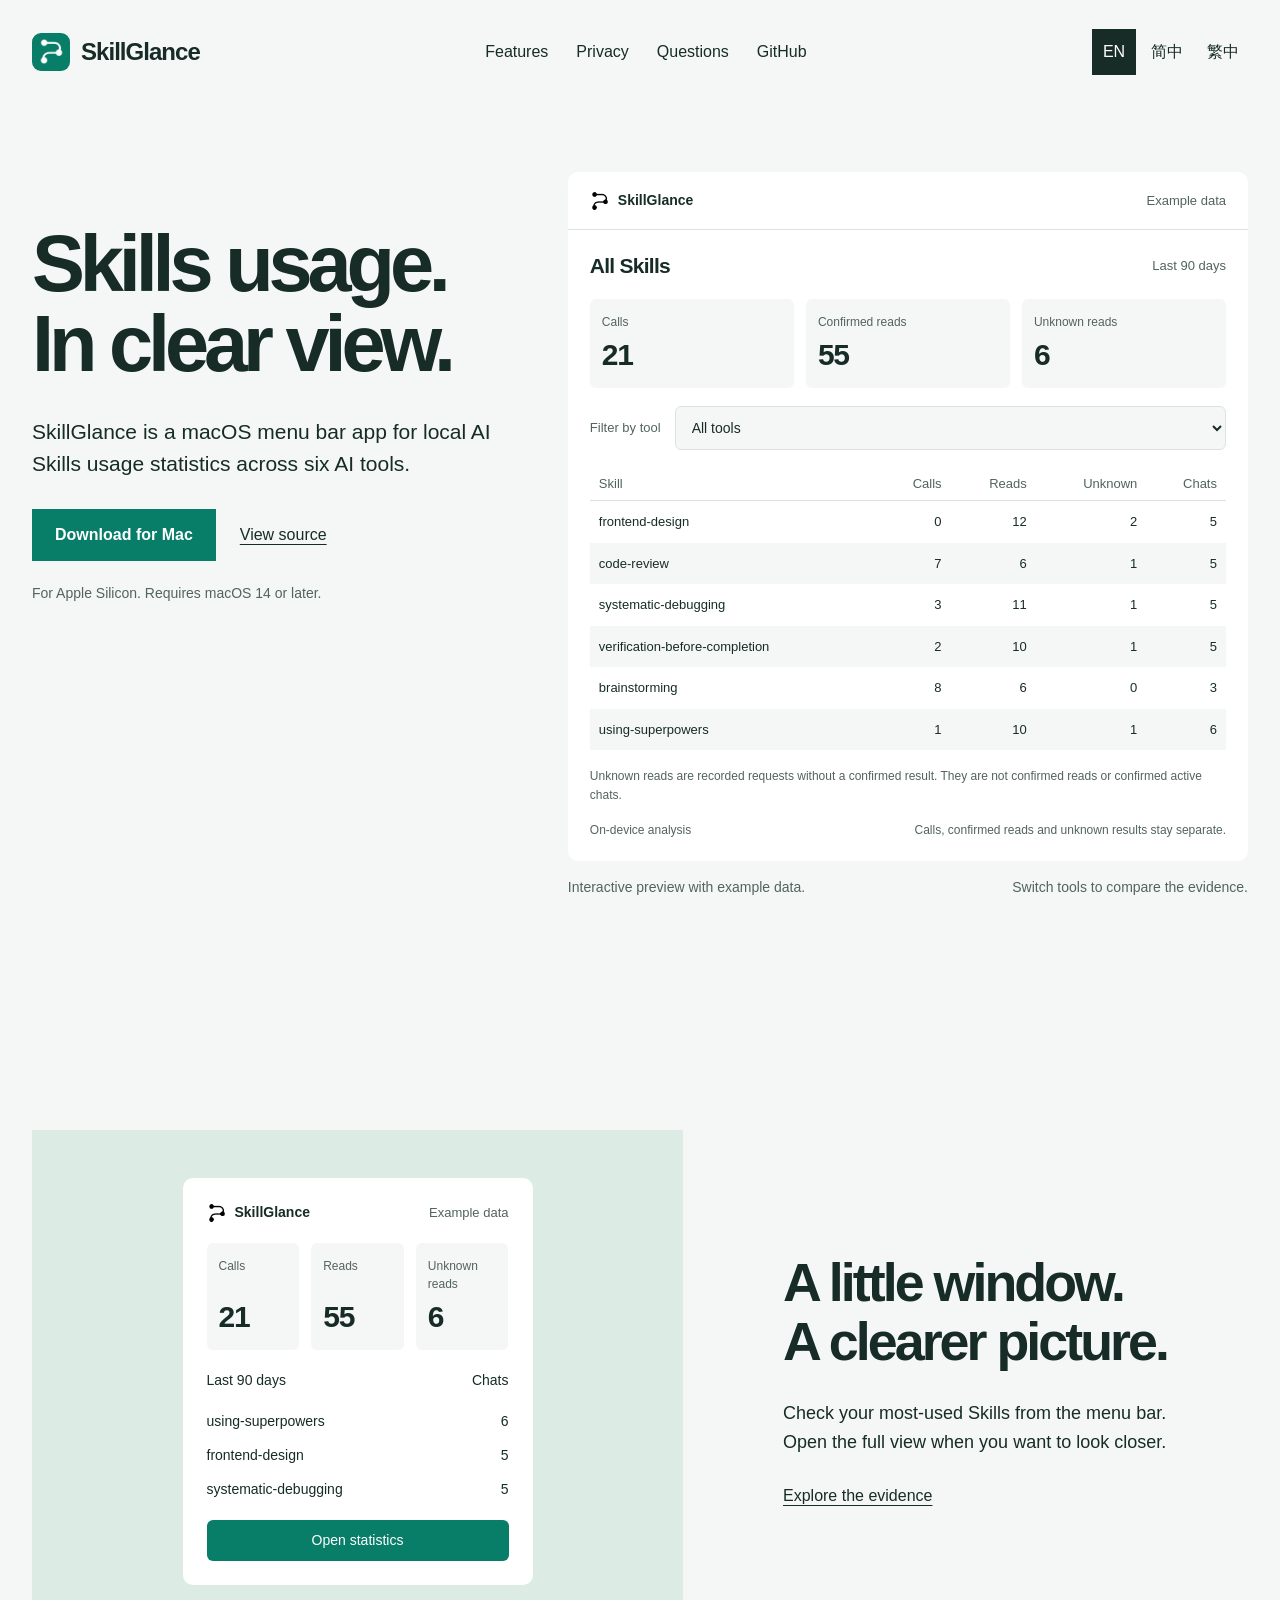
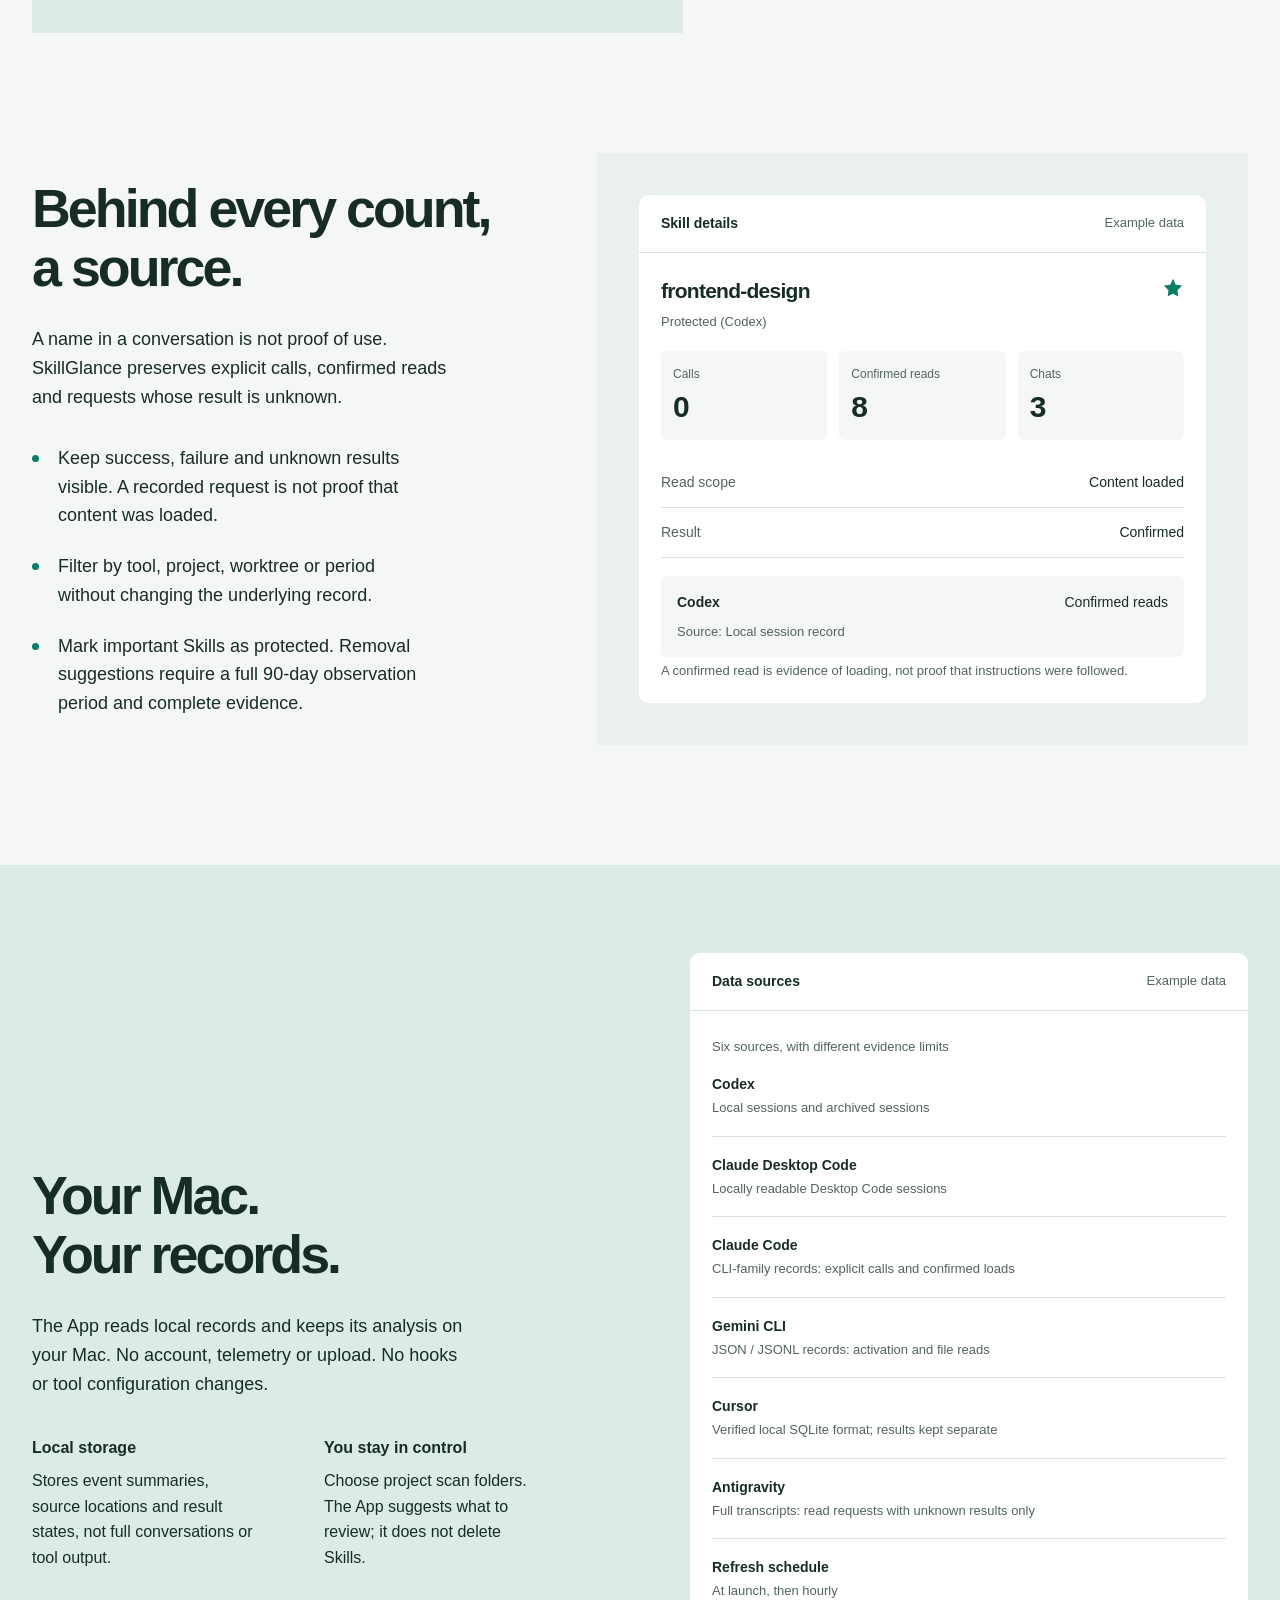
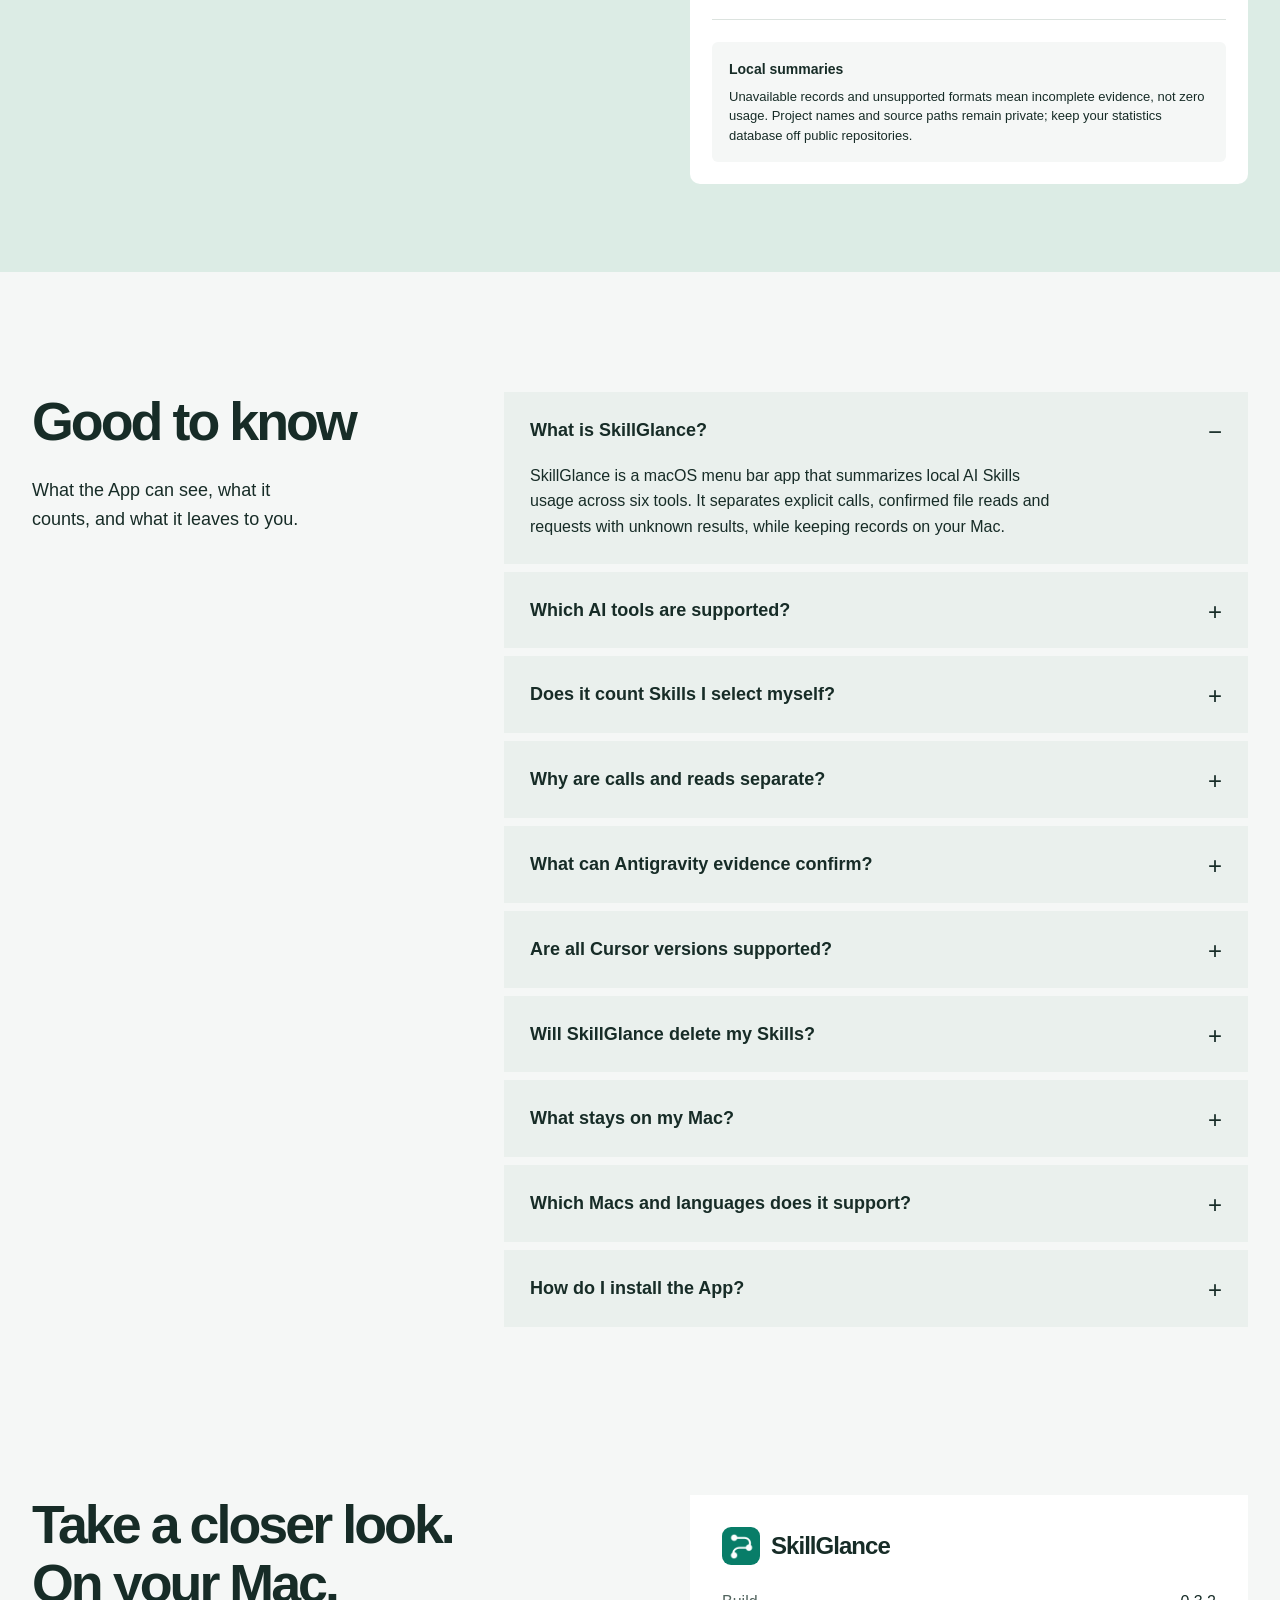
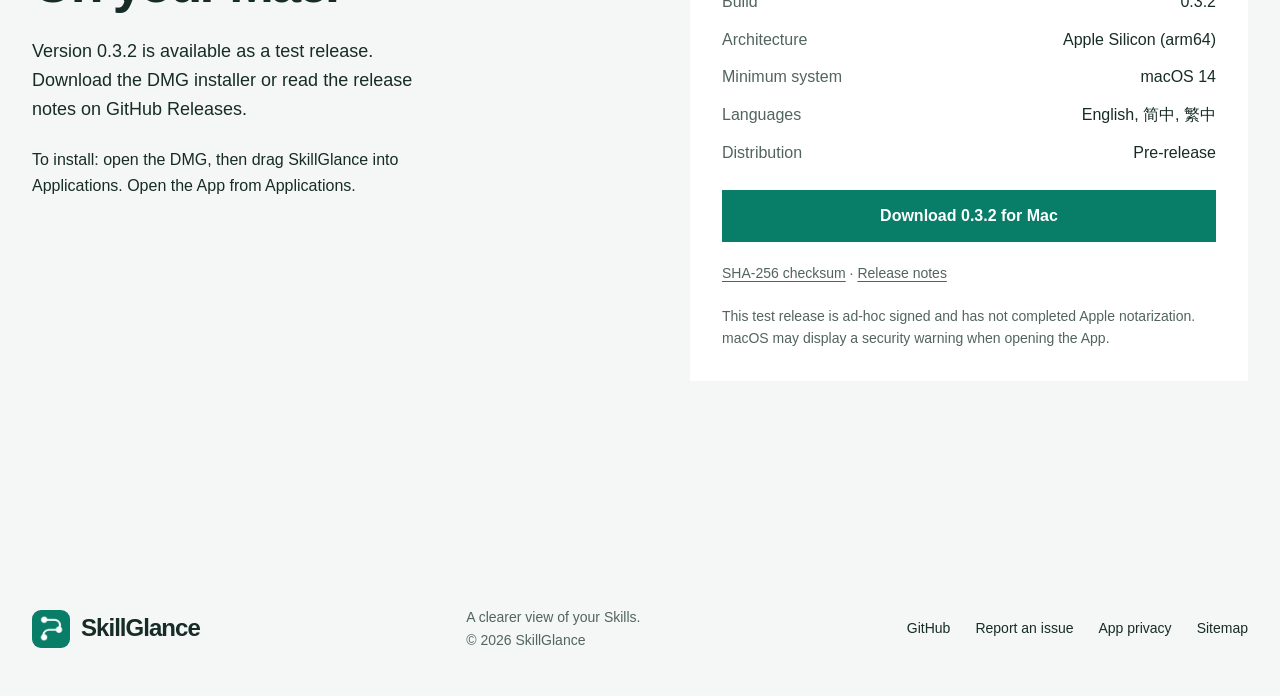
<file: site/index.html>
<!doctype html>
<html lang="en">
<head>
  <meta charset="utf-8">
  <meta name="viewport" content="width=device-width, initial-scale=1">
  <meta http-equiv="Content-Security-Policy" content="default-src 'none'; script-src 'self' 'sha256-s1ovKrak3EB/5EeR5Cc0tYwEM5MOJfe9yNMVogORW7g='; style-src 'self'; img-src 'self'; font-src 'self'; connect-src 'none'; object-src 'none'; base-uri 'none'; form-action 'none'">
  <meta name="referrer" content="strict-origin-when-cross-origin">
  <meta name="color-scheme" content="light">
  <meta name="robots" content="index,follow,max-image-preview:large">
  <title>SkillGlance — AI Skills Usage Tracker for macOS</title>
  <meta name="description" content="Track local AI Skills usage across Codex, Claude Code, Gemini CLI, Cursor and Antigravity on macOS. Offline statistics in English and Chinese.">
  <meta property="og:title" content="SkillGlance — AI Skills Usage Tracker for macOS">
  <meta property="og:description" content="Track local AI Skills usage across Codex, Claude Code, Gemini CLI, Cursor and Antigravity on macOS. Offline statistics in English and Chinese.">
  <meta property="og:type" content="website">
  <meta property="og:site_name" content="SkillGlance">
  <meta property="og:locale" content="en_US">
  <meta property="og:locale:alternate" content="zh_TW">
  <meta property="og:locale:alternate" content="zh_CN">
  <meta property="og:image" content="https://simonsun1988.github.io/SkillGlance/assets/social-card.jpg">
  <meta property="og:image:type" content="image/jpeg">
  <meta property="og:image:width" content="1200">
  <meta property="og:image:height" content="630">
  <meta property="og:image:alt" content="SkillGlance: AI Skills usage statistics on your Mac, with local analysis.">
  <meta name="twitter:card" content="summary_large_image">
  <meta name="twitter:title" content="SkillGlance — AI Skills Usage Tracker for macOS">
  <meta name="twitter:description" content="Track local AI Skills usage across Codex, Claude Code, Gemini CLI, Cursor and Antigravity on macOS. Offline statistics in English and Chinese.">
  <meta name="twitter:image" content="https://simonsun1988.github.io/SkillGlance/assets/social-card.jpg">
  <meta name="twitter:image:alt" content="SkillGlance: AI Skills usage statistics on your Mac, with local analysis.">
  <meta property="og:url" content="https://simonsun1988.github.io/SkillGlance/">
  <link rel="canonical" href="https://simonsun1988.github.io/SkillGlance/">
  <link rel="alternate" hreflang="en" href="https://simonsun1988.github.io/SkillGlance/">
  <link rel="alternate" hreflang="zh-Hans" href="https://simonsun1988.github.io/SkillGlance/zh-Hans/">
  <link rel="alternate" hreflang="zh-Hant" href="https://simonsun1988.github.io/SkillGlance/zh-Hant/">
  <link rel="alternate" hreflang="x-default" href="https://simonsun1988.github.io/SkillGlance/">
  <link rel="icon" type="image/png" href="assets/mark.png">
  <link rel="stylesheet" href="assets/site.css">
  <script src="assets/site.js" defer></script>
  <script type="application/ld+json">{"@context":"https://schema.org","@graph":[{"@type":"WebPage","@id":"https://simonsun1988.github.io/SkillGlance/#webpage","url":"https://simonsun1988.github.io/SkillGlance/","name":"SkillGlance — AI Skills Usage Tracker for macOS","description":"Track local AI Skills usage across Codex, Claude Code, Gemini CLI, Cursor and Antigravity on macOS. Offline statistics in English and Chinese.","inLanguage":"en","mainEntity":{"@id":"https://simonsun1988.github.io/SkillGlance/#app"}},{"@type":"SoftwareApplication","@id":"https://simonsun1988.github.io/SkillGlance/#app","name":"SkillGlance","url":"https://simonsun1988.github.io/SkillGlance/","description":"Track local AI Skills usage across Codex, Claude Code, Gemini CLI, Cursor and Antigravity on macOS. Offline statistics in English and Chinese.","softwareVersion":"0.3.2","operatingSystem":"macOS 14 or later","processorRequirements":"Apple Silicon (arm64)","applicationCategory":"DeveloperApplication","inLanguage":["en","zh-Hans","zh-Hant"],"downloadUrl":"https://github.com/SimonSun1988/SkillGlance/releases/download/v0.3.2/SkillGlance-0.3.2-arm64.dmg","releaseNotes":"https://github.com/SimonSun1988/SkillGlance/releases/tag/v0.3.2","image":"https://simonsun1988.github.io/SkillGlance/assets/social-card.jpg","sameAs":"https://github.com/SimonSun1988/SkillGlance"}]}</script>
</head>
<body>
<a class="skip-link" href="#main">Skip to content</a>
<header class="site-header wrap">
  <a class="brand" href="#main" aria-label="SkillGlance"><span class="brand-icon"><img src="assets/mark.png" width="27" height="27" alt=""></span>SkillGlance</a>
  <nav class="header-links" aria-label="Main navigation">
    <a href="#features">Features</a><a href="#privacy">Privacy</a><a href="#questions">Questions</a><a href="https://github.com/SimonSun1988/SkillGlance">GitHub</a>
  </nav>
  <nav class="languages" aria-label="Language"><a href="index.html" lang="en" hreflang="en" aria-current="page">EN</a><a href="zh-Hans/index.html" lang="zh-Hans" hreflang="zh-Hans">简中</a><a href="zh-Hant/index.html" lang="zh-Hant" hreflang="zh-Hant">繁中</a></nav>
</header>
<main id="main">
  <section class="hero wrap" aria-labelledby="hero-title">
    <div class="hero-copy">
      <h1 id="hero-title"><span class="title-line">Skills usage.</span><span class="title-line">In clear view.</span></h1>
      <p>SkillGlance is a macOS menu bar app for local AI Skills usage statistics across six AI tools.</p>
      <div class="hero-actions"><a class="button" href="#download">Download for Mac</a><a class="text-link" href="https://github.com/SimonSun1988/SkillGlance">View source</a></div>
      <p class="compatibility">For Apple Silicon. Requires macOS 14 or later.</p>
    </div>
    <figure class="hero-visual">
      <div data-ui data-nosnippet id="usage-preview" data-calls-label="Calls" data-reads-label="Confirmed reads" data-unknown-label="Unknown reads" data-default-note="Unknown reads are recorded requests without a confirmed result. They are not confirmed reads or confirmed active chats." data-antigravity-note="Antigravity: read requests only. Full transcripts expose no result IDs; these requests remain unknown and do not count as confirmed reads or confirmed active chats.">
        <div class="ui-top"><span class="ui-brand"><img src="assets/mark.png" width="20" height="20" alt="" class="ui-logo">SkillGlance</span><span class="ui-time">Example data</span></div>
        <div class="ui-content">
          <div class="detail-heading"><div class="ui-title">All Skills</div><span class="ui-time">Last 90 days</span></div>
          <div class="ui-stats"><div><span>Calls</span><strong data-total-calls>21</strong></div><div><span>Confirmed reads</span><strong data-total-reads>55</strong></div><div><span>Unknown reads</span><strong data-total-unknown>6</strong></div></div>
          <div class="tool-filter js-only"><label for="tool-filter">Filter by tool</label><select id="tool-filter" aria-describedby="evidence-note"><option value="all">All tools</option><option value="codex">Codex</option><option value="claude-desktop">Claude Desktop Code</option><option value="claude-code">Claude Code</option><option value="gemini">Gemini CLI</option><option value="cursor">Cursor</option><option value="antigravity">Antigravity</option></select></div>
          <table><thead><tr><th scope="col">Skill</th><th scope="col">Calls</th><th scope="col">Reads</th><th scope="col">Unknown</th><th scope="col" class="chat-column">Chats</th></tr></thead><tbody><tr data-skill="frontend-design"><td title="frontend-design">frontend-design</td><td data-calls>0</td><td data-reads>12</td><td data-unknown>2</td><td class="chat-column" data-chats>5</td></tr><tr data-skill="code-review"><td title="code-review">code-review</td><td data-calls>7</td><td data-reads>6</td><td data-unknown>1</td><td class="chat-column" data-chats>5</td></tr><tr data-skill="systematic-debugging"><td title="systematic-debugging">systematic-debugging</td><td data-calls>3</td><td data-reads>11</td><td data-unknown>1</td><td class="chat-column" data-chats>5</td></tr><tr data-skill="verification-before-completion"><td title="verification-before-completion">verification-before-completion</td><td data-calls>2</td><td data-reads>10</td><td data-unknown>1</td><td class="chat-column" data-chats>5</td></tr><tr data-skill="brainstorming"><td title="brainstorming">brainstorming</td><td data-calls>8</td><td data-reads>6</td><td data-unknown>0</td><td class="chat-column" data-chats>3</td></tr><tr data-skill="using-superpowers"><td title="using-superpowers">using-superpowers</td><td data-calls>1</td><td data-reads>10</td><td data-unknown>1</td><td class="chat-column" data-chats>6</td></tr></tbody></table>
          <p class="evidence-note" id="evidence-note" data-evidence-note>Unknown reads are recorded requests without a confirmed result. They are not confirmed reads or confirmed active chats.</p>
          <div class="ui-foot"><span>On-device analysis</span><span>Calls, confirmed reads and unknown results stay separate.</span></div>
          <span class="sr-only" aria-live="polite" aria-atomic="true" data-announcement></span>
        </div>
      </div>
      <figcaption class="demo-caption"><span>Interactive preview with example data.</span><span class="js-only">Switch tools to compare the evidence.</span></figcaption>
    </figure>
  </section>
  <section class="glance section wrap" id="features" aria-labelledby="glance-title">
    <div class="menu-stage">
      <div class="menu-preview" data-ui data-nosnippet>
        <div class="menu-title"><span class="ui-brand"><img src="assets/mark.png" width="20" height="20" alt="" class="ui-logo">SkillGlance</span><span class="ui-time">Example data</span></div>
        <div class="ui-stats"><div><span>Calls</span><strong>21</strong></div><div><span>Reads</span><strong>55</strong></div><div><span>Unknown reads</span><strong>6</strong></div></div>
        <div class="menu-status"><span>Last 90 days</span><span>Chats</span></div>
        <div class="menu-list"><div><span>using-superpowers</span><span>6</span></div><div><span>frontend-design</span><span>5</span></div><div><span>systematic-debugging</span><span>5</span></div></div>
        <a href="#evidence" class="ui-action">Open statistics</a>
      </div>
    </div>
    <div class="section-copy"><h2 id="glance-title">A little window.<br>A clearer picture.</h2><p>Check your most-used Skills from the menu bar. Open the full view when you want to look closer.</p><a class="text-link" href="#evidence">Explore the evidence</a></div>
  </section>
  <section class="evidence section wrap" id="evidence" aria-labelledby="evidence-title">
    <div class="section-copy"><h2 id="evidence-title">Behind every count,<br>a source.</h2><p>A name in a conversation is not proof of use. SkillGlance preserves explicit calls, confirmed reads and requests whose result is unknown.</p><ul class="evidence-notes"><li>Keep success, failure and unknown results visible. A recorded request is not proof that content was loaded.</li><li>Filter by tool, project, worktree or period without changing the underlying record.</li><li>Mark important Skills as protected. Removal suggestions require a full 90-day observation period and complete evidence.</li></ul></div>
    <div class="evidence-stage">
      <div data-ui data-nosnippet>
        <div class="ui-top"><span class="ui-brand">Skill details</span><span class="ui-time">Example data</span></div>
        <div class="ui-content">
          <div class="detail-heading"><strong class="ui-title">frontend-design</strong><span class="star" role="img" aria-label="Important Skill"><svg viewBox="0 0 24 24" width="22" height="22" aria-hidden="true"><path d="m12 2 3 6.5 7 .9-5.1 5 .9 7-5.8-3.2L6.2 21l.9-6.6L2 9.4l7-.9Z" fill="currentColor"/></svg></span></div>
          <p class="ui-subtitle">Protected (Codex)</p>
          <div class="ui-stats"><div><span>Calls</span><strong>0</strong></div><div><span>Confirmed reads</span><strong>8</strong></div><div><span>Chats</span><strong>3</strong></div></div>
          <div class="detail-pair"><span>Read scope</span><span>Content loaded</span></div>
          <div class="detail-pair"><span>Result</span><span>Confirmed</span></div>
          <div class="event-proof"><div><strong>Codex</strong><span>Confirmed reads</span></div><p>Source: Local session record</p></div>
          <p class="ui-subtitle">A confirmed read is evidence of loading, not proof that instructions were followed.</p>
        </div>
      </div>
    </div>
  </section>
  <section class="privacy" id="privacy" aria-labelledby="privacy-title">
    <div class="privacy-inner wrap">
      <div class="section-copy"><h2 id="privacy-title">Your Mac.<br>Your records.</h2><p>The App reads local records and keeps its analysis on your Mac. No account, telemetry or upload. No hooks or tool configuration changes.</p><div class="privacy-facts"><p><strong>Local storage</strong>Stores event summaries, source locations and result states, not full conversations or tool output.</p><p><strong>You stay in control</strong>Choose project scan folders. The App suggests what to review; it does not delete Skills.</p></div></div>
      <div data-ui data-nosnippet class="sources-preview">
        <div class="ui-top"><span class="ui-brand">Data sources</span><span class="ui-time">Example data</span></div>
        <div class="ui-content">
          <div class="ui-subtitle">Six sources, with different evidence limits</div>
          <div class="source-row"><div><strong>Codex</strong><span>Local sessions and archived sessions</span></div></div><div class="source-row"><div><strong>Claude Desktop Code</strong><span>Locally readable Desktop Code sessions</span></div></div><div class="source-row"><div><strong>Claude Code</strong><span>CLI-family records: explicit calls and confirmed loads</span></div></div><div class="source-row"><div><strong>Gemini CLI</strong><span>JSON / JSONL records: activation and file reads</span></div></div><div class="source-row"><div><strong>Cursor</strong><span>Verified local SQLite format; results kept separate</span></div></div><div class="source-row"><div><strong>Antigravity</strong><span>Full transcripts: read requests with unknown results only</span></div></div>
          <div class="source-row"><div><strong>Refresh schedule</strong><span>At launch, then hourly</span></div></div>
          <div class="local-note"><strong>Local summaries</strong><p>Unavailable records and unsupported formats mean incomplete evidence, not zero usage. Project names and source paths remain private; keep your statistics database off public repositories.</p></div>
        </div>
      </div>
    </div>
  </section>
  <section class="faq section wrap" id="questions" aria-labelledby="faq-title"><div class="faq-intro"><h2 id="faq-title">Good to know</h2><p>What the App can see, what it counts, and what it leaves to you.</p></div><div class="faq-list"><details open><summary>What is SkillGlance?</summary><p>SkillGlance is a macOS menu bar app that summarizes local AI Skills usage across six tools. It separates explicit calls, confirmed file reads and requests with unknown results, while keeping records on your Mac.</p></details><details><summary>Which AI tools are supported?</summary><p>Codex, Claude Desktop Code, Claude Code (CLI family), Gemini CLI, Cursor and Antigravity. Coverage depends on locally readable records and supported formats. Claude general chat is outside this scope.</p></details><details><summary>Does it count Skills I select myself?</summary><p>Yes. Both user-selected and AI-selected Skills count when a call or content load can be confirmed. Mentioning a Skill name alone does not count as successful use.</p></details><details><summary>Why are calls and reads separate?</summary><p>They describe different evidence. A Skill call can also load instructions, while a direct content load may have no separate call. Adding the two can double-count the same activity.</p></details><details><summary>What can Antigravity evidence confirm?</summary><p>Only explicit Skill-file read requests in full transcripts. These records do not provide paired call or result IDs, so outcomes stay unknown. They do not increase confirmed-read or confirmed-active-chat counts; the App does not infer full success statistics.</p></details><details><summary>Are all Cursor versions supported?</summary><p>Cursor support covers a verified internal SQLite format (v3 records and read_file_v2). Success, error and unknown results stay separate. Unrecognized versions, missing records or inaccessible databases mean incomplete evidence, not zero usage.</p></details><details><summary>Will SkillGlance delete my Skills?</summary><p>No. The current version provides suggestions and Finder navigation. A candidate needs a full 90-day observation period and complete evidence. Important and managed Skills remain protected.</p></details><details><summary>What stays on my Mac?</summary><p>Event summaries, source locations, scan progress, project folders and important flags. The App does not store complete conversations or tool output, and does not upload your records.</p></details><details><summary>Which Macs and languages does it support?</summary><p>The current build targets Apple Silicon and declares macOS 14 as the minimum. It has only been tested on the development Mac running macOS 27.0.1. The App includes English, Simplified Chinese and Traditional Chinese, selected through macOS language preferences.</p></details><details><summary>How do I install the App?</summary><p>Open the DMG, drag SkillGlance into Applications, then open it from Applications. Version 0.3.2 is an ad-hoc signed test release and has not completed Apple notarization.</p></details></div></section>
  <section class="download section wrap" id="download" aria-labelledby="download-heading">
    <div class="download-copy"><h2 id="download-heading">Take a closer look.<br>On your Mac.</h2><p>Version 0.3.2 is available as a test release. Download the DMG installer or read the release notes on GitHub Releases.</p><p class="install-note">To install: open the DMG, then drag SkillGlance into Applications. Open the App from Applications.</p></div>
    <div class="download-info"><div class="download-title"><span class="brand"><span class="brand-icon"><img src="assets/mark.png" width="27" height="27" alt=""></span>SkillGlance</span></div><dl><div><dt>Build</dt><dd>0.3.2</dd></div><div><dt>Architecture</dt><dd>Apple Silicon (arm64)</dd></div><div><dt>Minimum system</dt><dd>macOS 14</dd></div><div><dt>Languages</dt><dd>English, 简中, 繁中</dd></div><div><dt>Distribution</dt><dd>Pre-release</dd></div></dl><a class="button" href="https://github.com/SimonSun1988/SkillGlance/releases/download/v0.3.2/SkillGlance-0.3.2-arm64.dmg">Download 0.3.2 for Mac</a><p class="release-note"><a href="https://github.com/SimonSun1988/SkillGlance/releases/download/v0.3.2/SkillGlance-0.3.2-arm64.dmg.sha256">SHA-256 checksum</a> · <a href="https://github.com/SimonSun1988/SkillGlance/releases/tag/v0.3.2">Release notes</a></p><p class="release-note">This test release is ad-hoc signed and has not completed Apple notarization. macOS may display a security warning when opening the App.</p></div>
  </section>
</main>
<footer class="site-footer wrap"><a class="brand" href="#main"><span class="brand-icon"><img src="assets/mark.png" width="27" height="27" alt=""></span>SkillGlance</a><p>A clearer view of your Skills.<br>© 2026 SkillGlance</p><nav class="footer-links" aria-label="Project"><a href="https://github.com/SimonSun1988/SkillGlance">GitHub</a><a href="https://github.com/SimonSun1988/SkillGlance/issues">Report an issue</a><a href="#privacy">App privacy</a><a href="sitemap.xml">Sitemap</a></nav></footer>
</body>
</html>
</file>
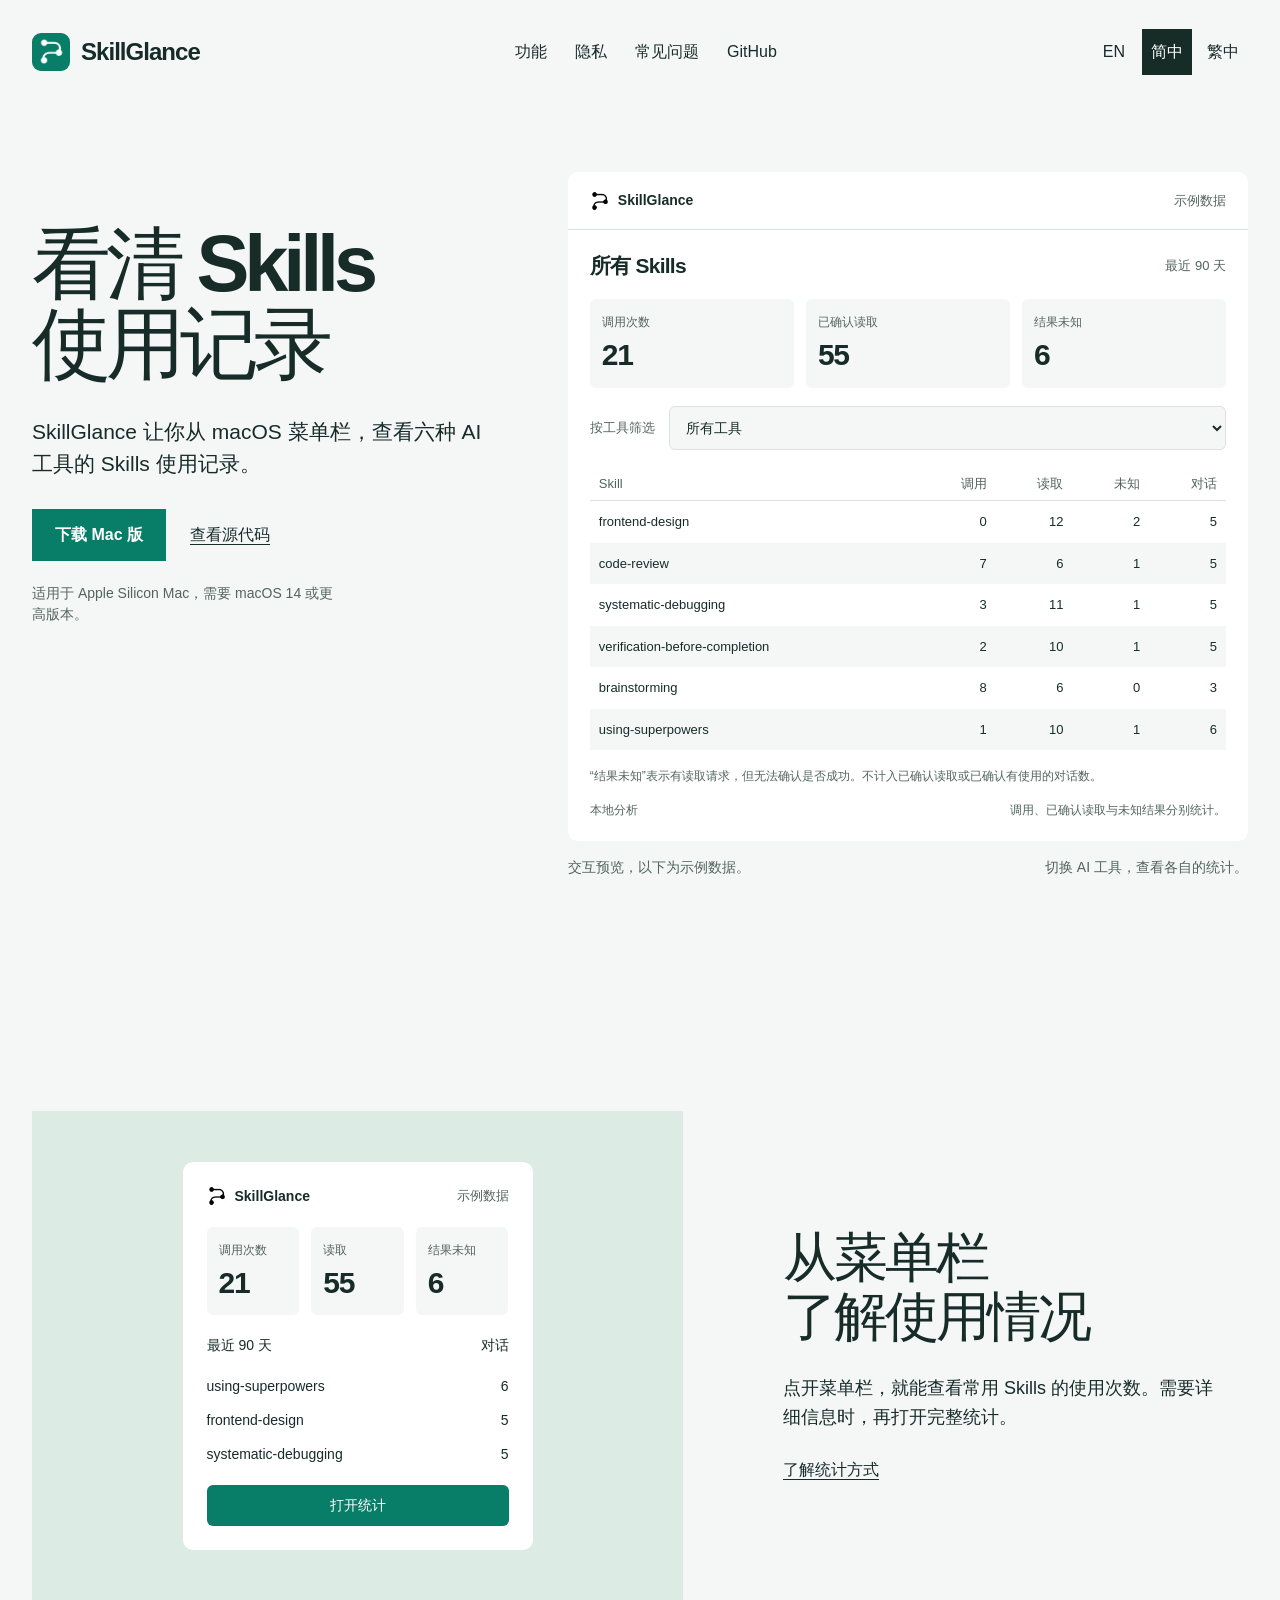
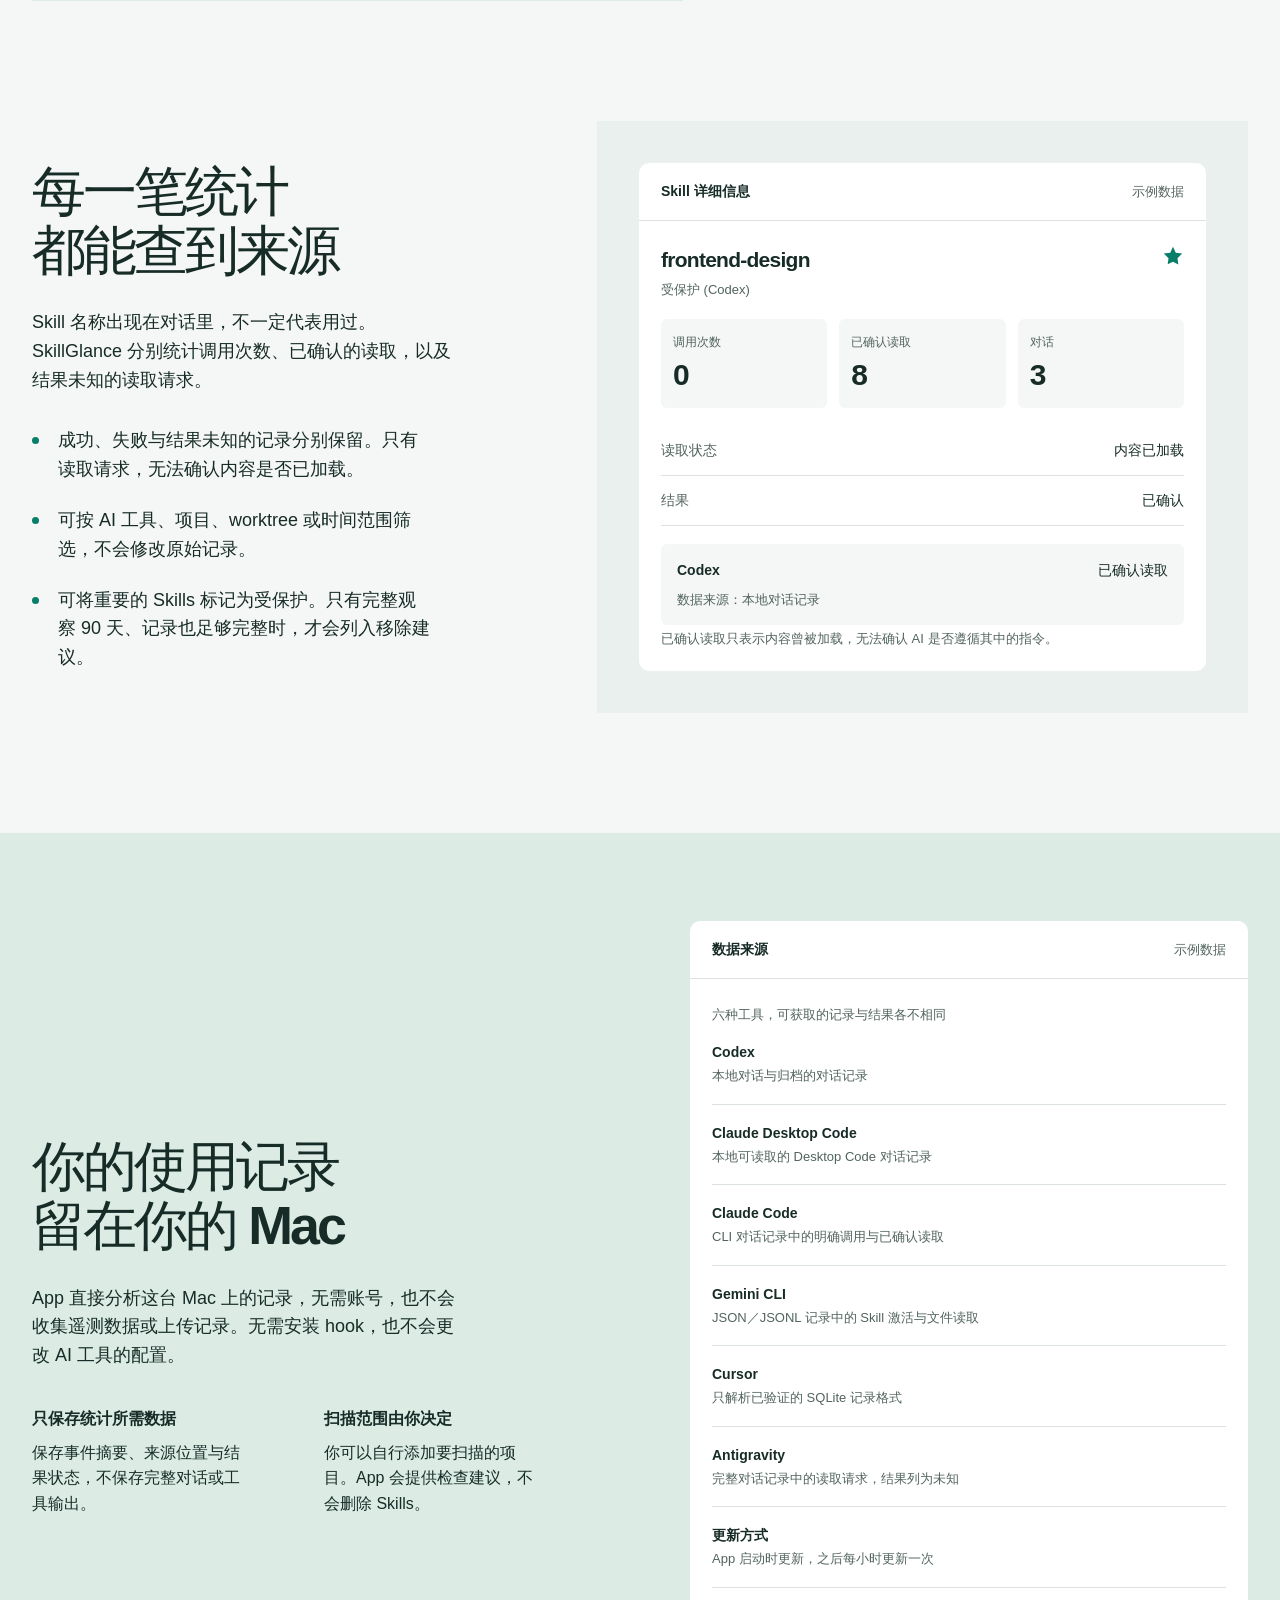
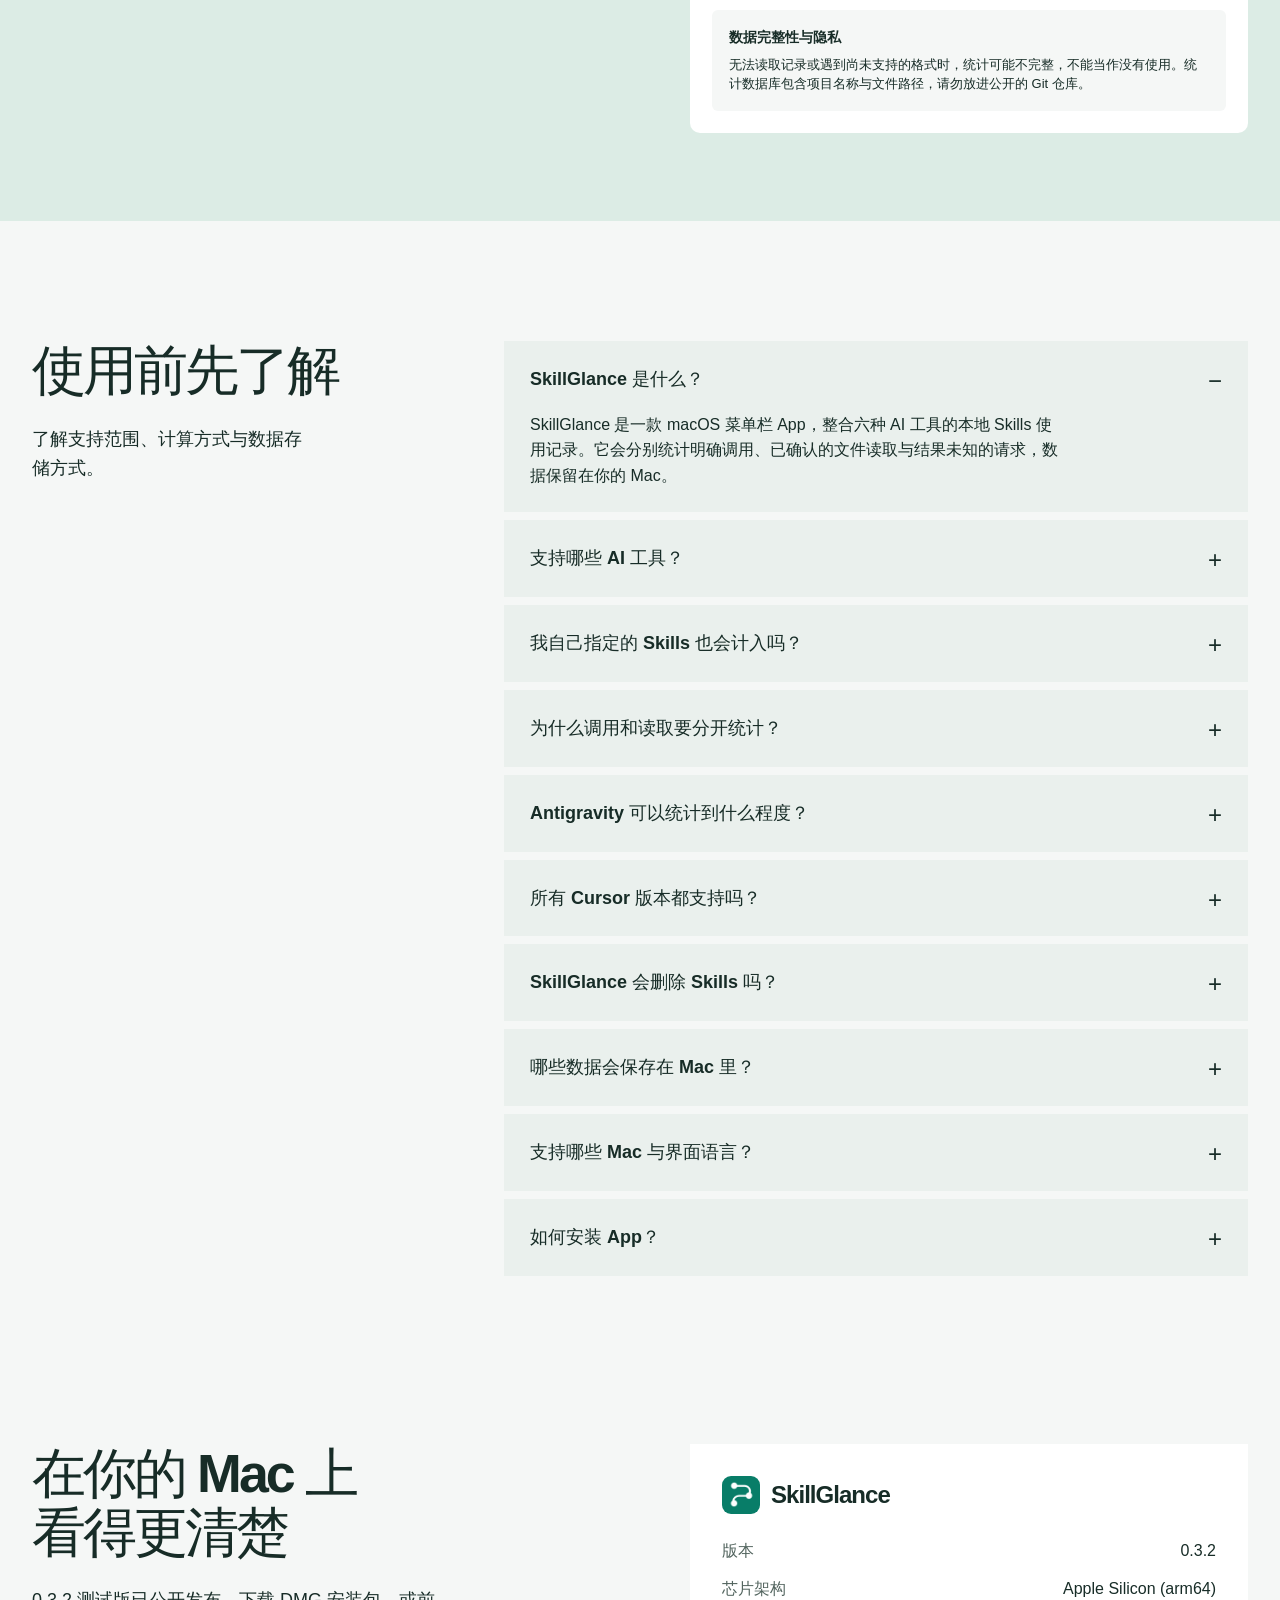
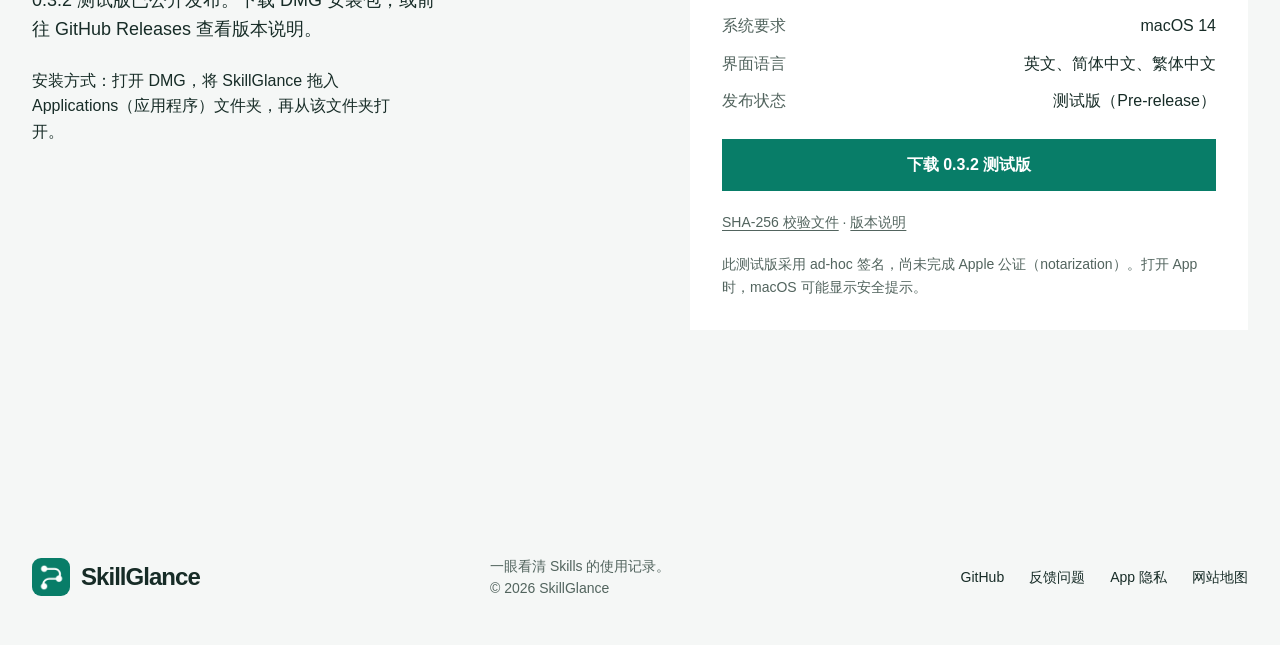
<file: site/zh-Hans/index.html>
<!doctype html>
<html lang="zh-Hans">
<head>
  <meta charset="utf-8">
  <meta name="viewport" content="width=device-width, initial-scale=1">
  <meta http-equiv="Content-Security-Policy" content="default-src 'none'; script-src 'self' 'sha256-AioAaMtngrrxJtNnt95+nj4xNSMpaLwiFjAZ4sPG+e4='; style-src 'self'; img-src 'self'; font-src 'self'; connect-src 'none'; object-src 'none'; base-uri 'none'; form-action 'none'">
  <meta name="referrer" content="strict-origin-when-cross-origin">
  <meta name="color-scheme" content="light">
  <meta name="robots" content="index,follow,max-image-preview:large">
  <title>SkillGlance｜macOS AI Skills 使用统计工具</title>
  <meta name="description" content="在 Mac 查看 Codex、Claude Code、Gemini CLI、Cursor 与 Antigravity 的 Skills 使用记录，分别统计调用、已确认读取与未知结果。数据保留在本地，提供英文、简中与繁中界面。">
  <meta property="og:title" content="SkillGlance｜macOS AI Skills 使用统计工具">
  <meta property="og:description" content="在 Mac 查看 Codex、Claude Code、Gemini CLI、Cursor 与 Antigravity 的 Skills 使用记录，分别统计调用、已确认读取与未知结果。数据保留在本地，提供英文、简中与繁中界面。">
  <meta property="og:type" content="website">
  <meta property="og:site_name" content="SkillGlance">
  <meta property="og:locale" content="zh_CN">
  <meta property="og:locale:alternate" content="en_US">
  <meta property="og:locale:alternate" content="zh_TW">
  <meta property="og:image" content="https://simonsun1988.github.io/SkillGlance/assets/social-card.jpg">
  <meta property="og:image:type" content="image/jpeg">
  <meta property="og:image:width" content="1200">
  <meta property="og:image:height" content="630">
  <meta property="og:image:alt" content="SkillGlance：在 Mac 查看 AI Skills 使用统计，数据保留在本地。">
  <meta name="twitter:card" content="summary_large_image">
  <meta name="twitter:title" content="SkillGlance｜macOS AI Skills 使用统计工具">
  <meta name="twitter:description" content="在 Mac 查看 Codex、Claude Code、Gemini CLI、Cursor 与 Antigravity 的 Skills 使用记录，分别统计调用、已确认读取与未知结果。数据保留在本地，提供英文、简中与繁中界面。">
  <meta name="twitter:image" content="https://simonsun1988.github.io/SkillGlance/assets/social-card.jpg">
  <meta name="twitter:image:alt" content="SkillGlance：在 Mac 查看 AI Skills 使用统计，数据保留在本地。">
  <meta property="og:url" content="https://simonsun1988.github.io/SkillGlance/zh-Hans/">
  <link rel="canonical" href="https://simonsun1988.github.io/SkillGlance/zh-Hans/">
  <link rel="alternate" hreflang="en" href="https://simonsun1988.github.io/SkillGlance/">
  <link rel="alternate" hreflang="zh-Hans" href="https://simonsun1988.github.io/SkillGlance/zh-Hans/">
  <link rel="alternate" hreflang="zh-Hant" href="https://simonsun1988.github.io/SkillGlance/zh-Hant/">
  <link rel="alternate" hreflang="x-default" href="https://simonsun1988.github.io/SkillGlance/">
  <link rel="icon" type="image/png" href="../assets/mark.png">
  <link rel="stylesheet" href="../assets/site.css">
  <script src="../assets/site.js" defer></script>
  <script type="application/ld+json">{"@context":"https://schema.org","@graph":[{"@type":"WebPage","@id":"https://simonsun1988.github.io/SkillGlance/zh-Hans/#webpage","url":"https://simonsun1988.github.io/SkillGlance/zh-Hans/","name":"SkillGlance｜macOS AI Skills 使用统计工具","description":"在 Mac 查看 Codex、Claude Code、Gemini CLI、Cursor 与 Antigravity 的 Skills 使用记录，分别统计调用、已确认读取与未知结果。数据保留在本地，提供英文、简中与繁中界面。","inLanguage":"zh-Hans","mainEntity":{"@id":"https://simonsun1988.github.io/SkillGlance/#app"}},{"@type":"SoftwareApplication","@id":"https://simonsun1988.github.io/SkillGlance/#app","name":"SkillGlance","url":"https://simonsun1988.github.io/SkillGlance/","description":"在 Mac 查看 Codex、Claude Code、Gemini CLI、Cursor 与 Antigravity 的 Skills 使用记录，分别统计调用、已确认读取与未知结果。数据保留在本地，提供英文、简中与繁中界面。","softwareVersion":"0.3.2","operatingSystem":"macOS 14 or later","processorRequirements":"Apple Silicon (arm64)","applicationCategory":"DeveloperApplication","inLanguage":["en","zh-Hans","zh-Hant"],"downloadUrl":"https://github.com/SimonSun1988/SkillGlance/releases/download/v0.3.2/SkillGlance-0.3.2-arm64.dmg","releaseNotes":"https://github.com/SimonSun1988/SkillGlance/releases/tag/v0.3.2","image":"https://simonsun1988.github.io/SkillGlance/assets/social-card.jpg","sameAs":"https://github.com/SimonSun1988/SkillGlance"}]}</script>
</head>
<body>
<a class="skip-link" href="#main">跳至主要内容</a>
<header class="site-header wrap">
  <a class="brand" href="#main" aria-label="SkillGlance"><span class="brand-icon"><img src="../assets/mark.png" width="27" height="27" alt=""></span>SkillGlance</a>
  <nav class="header-links" aria-label="主导航">
    <a href="#features">功能</a><a href="#privacy">隐私</a><a href="#questions">常见问题</a><a href="https://github.com/SimonSun1988/SkillGlance">GitHub</a>
  </nav>
  <nav class="languages" aria-label="语言"><a href="../index.html" lang="en" hreflang="en">EN</a><a href="../zh-Hans/index.html" lang="zh-Hans" hreflang="zh-Hans" aria-current="page">简中</a><a href="../zh-Hant/index.html" lang="zh-Hant" hreflang="zh-Hant">繁中</a></nav>
</header>
<main id="main">
  <section class="hero wrap" aria-labelledby="hero-title">
    <div class="hero-copy">
      <h1 id="hero-title"><span class="title-line">看清 Skills</span><span class="title-line">使用记录</span></h1>
      <p>SkillGlance 让你从 macOS 菜单栏，查看六种 AI 工具的 Skills 使用记录。</p>
      <div class="hero-actions"><a class="button" href="#download">下载 Mac 版</a><a class="text-link" href="https://github.com/SimonSun1988/SkillGlance">查看源代码</a></div>
      <p class="compatibility">适用于 Apple Silicon Mac，需要 macOS 14 或更高版本。</p>
    </div>
    <figure class="hero-visual">
      <div data-ui data-nosnippet id="usage-preview" data-calls-label="调用次数" data-reads-label="已确认读取" data-unknown-label="结果未知" data-default-note="“结果未知”表示有读取请求，但无法确认是否成功。不计入已确认读取或已确认有使用的对话数。" data-antigravity-note="Antigravity 目前只能确认有读取请求。完整对话记录缺少可配对的结果 ID，因此列为“结果未知”，不计入已确认读取或已确认有使用的对话数。">
        <div class="ui-top"><span class="ui-brand"><img src="../assets/mark.png" width="20" height="20" alt="" class="ui-logo">SkillGlance</span><span class="ui-time">示例数据</span></div>
        <div class="ui-content">
          <div class="detail-heading"><div class="ui-title">所有 Skills</div><span class="ui-time">最近 90 天</span></div>
          <div class="ui-stats"><div><span>调用次数</span><strong data-total-calls>21</strong></div><div><span>已确认读取</span><strong data-total-reads>55</strong></div><div><span>结果未知</span><strong data-total-unknown>6</strong></div></div>
          <div class="tool-filter js-only"><label for="tool-filter">按工具筛选</label><select id="tool-filter" aria-describedby="evidence-note"><option value="all">所有工具</option><option value="codex">Codex</option><option value="claude-desktop">Claude Desktop Code</option><option value="claude-code">Claude Code</option><option value="gemini">Gemini CLI</option><option value="cursor">Cursor</option><option value="antigravity">Antigravity</option></select></div>
          <table><thead><tr><th scope="col">Skill</th><th scope="col">调用</th><th scope="col">读取</th><th scope="col">未知</th><th scope="col" class="chat-column">对话</th></tr></thead><tbody><tr data-skill="frontend-design"><td title="frontend-design">frontend-design</td><td data-calls>0</td><td data-reads>12</td><td data-unknown>2</td><td class="chat-column" data-chats>5</td></tr><tr data-skill="code-review"><td title="code-review">code-review</td><td data-calls>7</td><td data-reads>6</td><td data-unknown>1</td><td class="chat-column" data-chats>5</td></tr><tr data-skill="systematic-debugging"><td title="systematic-debugging">systematic-debugging</td><td data-calls>3</td><td data-reads>11</td><td data-unknown>1</td><td class="chat-column" data-chats>5</td></tr><tr data-skill="verification-before-completion"><td title="verification-before-completion">verification-before-completion</td><td data-calls>2</td><td data-reads>10</td><td data-unknown>1</td><td class="chat-column" data-chats>5</td></tr><tr data-skill="brainstorming"><td title="brainstorming">brainstorming</td><td data-calls>8</td><td data-reads>6</td><td data-unknown>0</td><td class="chat-column" data-chats>3</td></tr><tr data-skill="using-superpowers"><td title="using-superpowers">using-superpowers</td><td data-calls>1</td><td data-reads>10</td><td data-unknown>1</td><td class="chat-column" data-chats>6</td></tr></tbody></table>
          <p class="evidence-note" id="evidence-note" data-evidence-note>“结果未知”表示有读取请求，但无法确认是否成功。不计入已确认读取或已确认有使用的对话数。</p>
          <div class="ui-foot"><span>本地分析</span><span>调用、已确认读取与未知结果分别统计。</span></div>
          <span class="sr-only" aria-live="polite" aria-atomic="true" data-announcement></span>
        </div>
      </div>
      <figcaption class="demo-caption"><span>交互预览，以下为示例数据。</span><span class="js-only">切换 AI 工具，查看各自的统计。</span></figcaption>
    </figure>
  </section>
  <section class="glance section wrap" id="features" aria-labelledby="glance-title">
    <div class="menu-stage">
      <div class="menu-preview" data-ui data-nosnippet>
        <div class="menu-title"><span class="ui-brand"><img src="../assets/mark.png" width="20" height="20" alt="" class="ui-logo">SkillGlance</span><span class="ui-time">示例数据</span></div>
        <div class="ui-stats"><div><span>调用次数</span><strong>21</strong></div><div><span>读取</span><strong>55</strong></div><div><span>结果未知</span><strong>6</strong></div></div>
        <div class="menu-status"><span>最近 90 天</span><span>对话</span></div>
        <div class="menu-list"><div><span>using-superpowers</span><span>6</span></div><div><span>frontend-design</span><span>5</span></div><div><span>systematic-debugging</span><span>5</span></div></div>
        <a href="#evidence" class="ui-action">打开统计</a>
      </div>
    </div>
    <div class="section-copy"><h2 id="glance-title">从菜单栏<br>了解使用情况</h2><p>点开菜单栏，就能查看常用 Skills 的使用次数。需要详细信息时，再打开完整统计。</p><a class="text-link" href="#evidence">了解统计方式</a></div>
  </section>
  <section class="evidence section wrap" id="evidence" aria-labelledby="evidence-title">
    <div class="section-copy"><h2 id="evidence-title">每一笔统计<br>都能查到来源</h2><p>Skill 名称出现在对话里，不一定代表用过。SkillGlance 分别统计调用次数、已确认的读取，以及结果未知的读取请求。</p><ul class="evidence-notes"><li>成功、失败与结果未知的记录分别保留。只有读取请求，无法确认内容是否已加载。</li><li>可按 AI 工具、项目、worktree 或时间范围筛选，不会修改原始记录。</li><li>可将重要的 Skills 标记为受保护。只有完整观察 90 天、记录也足够完整时，才会列入移除建议。</li></ul></div>
    <div class="evidence-stage">
      <div data-ui data-nosnippet>
        <div class="ui-top"><span class="ui-brand">Skill 详细信息</span><span class="ui-time">示例数据</span></div>
        <div class="ui-content">
          <div class="detail-heading"><strong class="ui-title">frontend-design</strong><span class="star" role="img" aria-label="重要 Skill"><svg viewBox="0 0 24 24" width="22" height="22" aria-hidden="true"><path d="m12 2 3 6.5 7 .9-5.1 5 .9 7-5.8-3.2L6.2 21l.9-6.6L2 9.4l7-.9Z" fill="currentColor"/></svg></span></div>
          <p class="ui-subtitle">受保护 (Codex)</p>
          <div class="ui-stats"><div><span>调用次数</span><strong>0</strong></div><div><span>已确认读取</span><strong>8</strong></div><div><span>对话</span><strong>3</strong></div></div>
          <div class="detail-pair"><span>读取状态</span><span>内容已加载</span></div>
          <div class="detail-pair"><span>结果</span><span>已确认</span></div>
          <div class="event-proof"><div><strong>Codex</strong><span>已确认读取</span></div><p>数据来源：本地对话记录</p></div>
          <p class="ui-subtitle">已确认读取只表示内容曾被加载，无法确认 AI 是否遵循其中的指令。</p>
        </div>
      </div>
    </div>
  </section>
  <section class="privacy" id="privacy" aria-labelledby="privacy-title">
    <div class="privacy-inner wrap">
      <div class="section-copy"><h2 id="privacy-title">你的使用记录<br>留在你的 Mac</h2><p>App 直接分析这台 Mac 上的记录，无需账号，也不会收集遥测数据或上传记录。无需安装 hook，也不会更改 AI 工具的配置。</p><div class="privacy-facts"><p><strong>只保存统计所需数据</strong>保存事件摘要、来源位置与结果状态，不保存完整对话或工具输出。</p><p><strong>扫描范围由你决定</strong>你可以自行添加要扫描的项目。App 会提供检查建议，不会删除 Skills。</p></div></div>
      <div data-ui data-nosnippet class="sources-preview">
        <div class="ui-top"><span class="ui-brand">数据来源</span><span class="ui-time">示例数据</span></div>
        <div class="ui-content">
          <div class="ui-subtitle">六种工具，可获取的记录与结果各不相同</div>
          <div class="source-row"><div><strong>Codex</strong><span>本地对话与归档的对话记录</span></div></div><div class="source-row"><div><strong>Claude Desktop Code</strong><span>本地可读取的 Desktop Code 对话记录</span></div></div><div class="source-row"><div><strong>Claude Code</strong><span>CLI 对话记录中的明确调用与已确认读取</span></div></div><div class="source-row"><div><strong>Gemini CLI</strong><span>JSON／JSONL 记录中的 Skill 激活与文件读取</span></div></div><div class="source-row"><div><strong>Cursor</strong><span>只解析已验证的 SQLite 记录格式</span></div></div><div class="source-row"><div><strong>Antigravity</strong><span>完整对话记录中的读取请求，结果列为未知</span></div></div>
          <div class="source-row"><div><strong>更新方式</strong><span>App 启动时更新，之后每小时更新一次</span></div></div>
          <div class="local-note"><strong>数据完整性与隐私</strong><p>无法读取记录或遇到尚未支持的格式时，统计可能不完整，不能当作没有使用。统计数据库包含项目名称与文件路径，请勿放进公开的 Git 仓库。</p></div>
        </div>
      </div>
    </div>
  </section>
  <section class="faq section wrap" id="questions" aria-labelledby="faq-title"><div class="faq-intro"><h2 id="faq-title">使用前先了解</h2><p>了解支持范围、计算方式与数据存储方式。</p></div><div class="faq-list"><details open><summary>SkillGlance 是什么？</summary><p>SkillGlance 是一款 macOS 菜单栏 App，整合六种 AI 工具的本地 Skills 使用记录。它会分别统计明确调用、已确认的文件读取与结果未知的请求，数据保留在你的 Mac。</p></details><details><summary>支持哪些 AI 工具？</summary><p>Codex、Claude Desktop Code、Claude Code（CLI）、Gemini CLI、Cursor 与 Antigravity。实际可统计的内容，取决于本地有哪些记录，以及 App 是否支持该格式。不包含 Claude 的普通聊天记录。</p></details><details><summary>我自己指定的 Skills 也会计入吗？</summary><p>会。无论由你指定还是由 AI 选用，只要能确认调用或内容加载，就会计入。只在对话中提到 Skill 名称，不算成功使用。</p></details><details><summary>为什么调用和读取要分开统计？</summary><p>调用 Skill 时，可能同时加载它的指令；直接读取 Skill 文件时，也可能没有额外的调用记录。因此，两种次数分别呈现，直接相加可能重复统计同一次使用。</p></details><details><summary>Antigravity 可以统计到什么程度？</summary><p>目前只能从完整对话记录中识别明确的 Skill 文件读取请求。由于记录缺少可配对的调用或结果 ID，无法确认读取是否成功，因此列为“结果未知”，不计入已确认读取或已确认有使用的对话数，也不据此推算成功次数。</p></details><details><summary>所有 Cursor 版本都支持吗？</summary><p>目前只支持已验证的内部 SQLite 记录格式（v3 与 read_file_v2），并分别保留成功、失败与未知结果。遇到不支持的版本、记录缺失或数据库无法读取时，会标明统计不完整，不会当作没有使用。</p></details><details><summary>SkillGlance 会删除 Skills 吗？</summary><p>不会。App 只提供检查建议，并可在 Finder 中打开来源位置。列入移除建议前，必须有完整的 90 天观察记录与足够的使用数据。已标记为重要、系统内置或由工具管理的 Skills 都会受到保护。</p></details><details><summary>哪些数据会保存在 Mac 里？</summary><p>事件摘要、来源位置、读取进度、项目扫描范围与重要标记。App 不保存完整对话或工具输出，也不会上传你的记录。</p></details><details><summary>支持哪些 Mac 与界面语言？</summary><p>当前版本适用于 Apple Silicon Mac，系统要求设为 macOS 14 或更高版本；实机测试仅覆盖运行 macOS 27.0.1 的开发用 Mac。界面提供英文、简体中文与繁体中文，按 macOS 的语言偏好显示。</p></details><details><summary>如何安装 App？</summary><p>打开 DMG，将 SkillGlance 拖入 Applications（应用程序）文件夹，再从该文件夹打开 App。0.3.2 为 ad-hoc 签名的测试版，尚未完成 Apple 公证（notarization）。</p></details></div></section>
  <section class="download section wrap" id="download" aria-labelledby="download-heading">
    <div class="download-copy"><h2 id="download-heading">在你的 Mac 上<br>看得更清楚</h2><p>0.3.2 测试版已公开发布。下载 DMG 安装包，或前往 GitHub Releases 查看版本说明。</p><p class="install-note">安装方式：打开 DMG，将 SkillGlance 拖入 Applications（应用程序）文件夹，再从该文件夹打开。</p></div>
    <div class="download-info"><div class="download-title"><span class="brand"><span class="brand-icon"><img src="../assets/mark.png" width="27" height="27" alt=""></span>SkillGlance</span></div><dl><div><dt>版本</dt><dd>0.3.2</dd></div><div><dt>芯片架构</dt><dd>Apple Silicon (arm64)</dd></div><div><dt>系统要求</dt><dd>macOS 14</dd></div><div><dt>界面语言</dt><dd>英文、简体中文、繁体中文</dd></div><div><dt>发布状态</dt><dd>测试版（Pre-release）</dd></div></dl><a class="button" href="https://github.com/SimonSun1988/SkillGlance/releases/download/v0.3.2/SkillGlance-0.3.2-arm64.dmg">下载 0.3.2 测试版</a><p class="release-note"><a href="https://github.com/SimonSun1988/SkillGlance/releases/download/v0.3.2/SkillGlance-0.3.2-arm64.dmg.sha256">SHA-256 校验文件</a> · <a href="https://github.com/SimonSun1988/SkillGlance/releases/tag/v0.3.2">版本说明</a></p><p class="release-note">此测试版采用 ad-hoc 签名，尚未完成 Apple 公证（notarization）。打开 App 时，macOS 可能显示安全提示。</p></div>
  </section>
</main>
<footer class="site-footer wrap"><a class="brand" href="#main"><span class="brand-icon"><img src="../assets/mark.png" width="27" height="27" alt=""></span>SkillGlance</a><p>一眼看清 Skills 的使用记录。<br>© 2026 SkillGlance</p><nav class="footer-links" aria-label="项目链接"><a href="https://github.com/SimonSun1988/SkillGlance">GitHub</a><a href="https://github.com/SimonSun1988/SkillGlance/issues">反馈问题</a><a href="#privacy">App 隐私</a><a href="../sitemap.xml">网站地图</a></nav></footer>
</body>
</html>
</file>
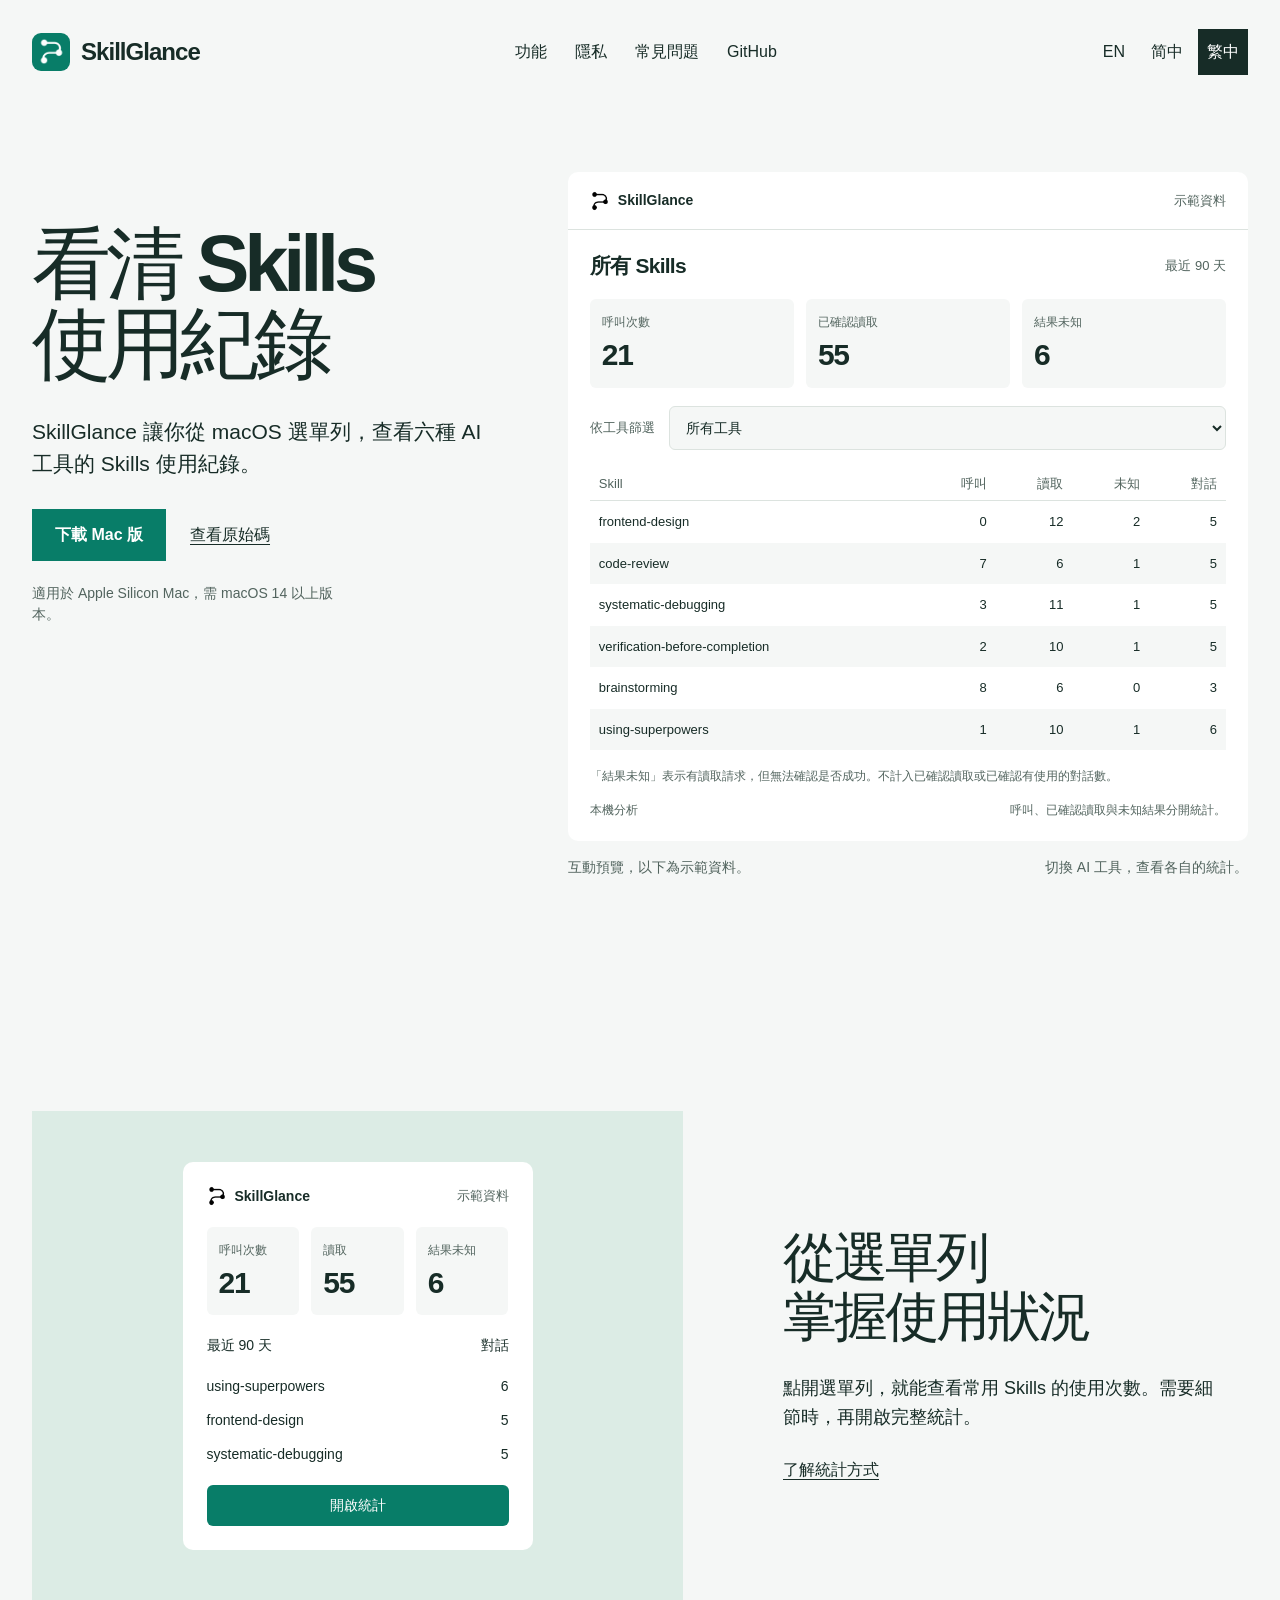
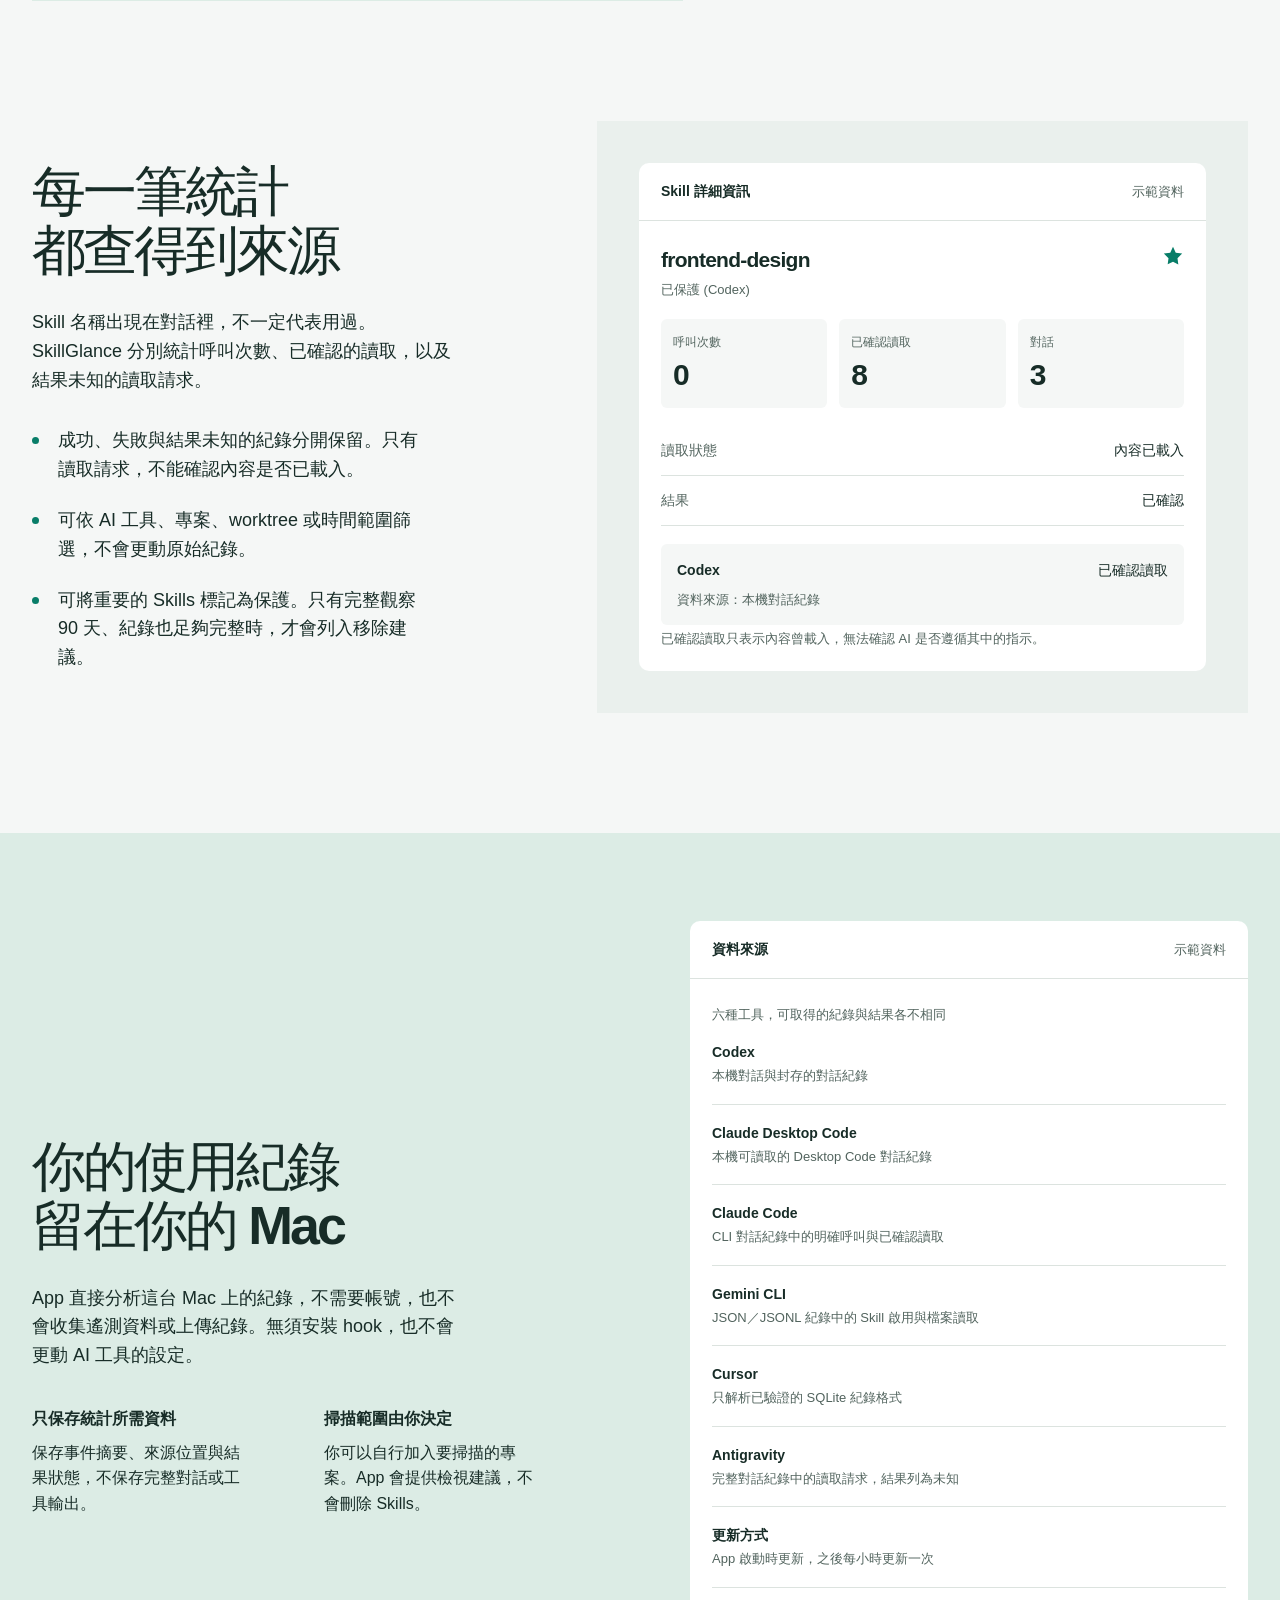
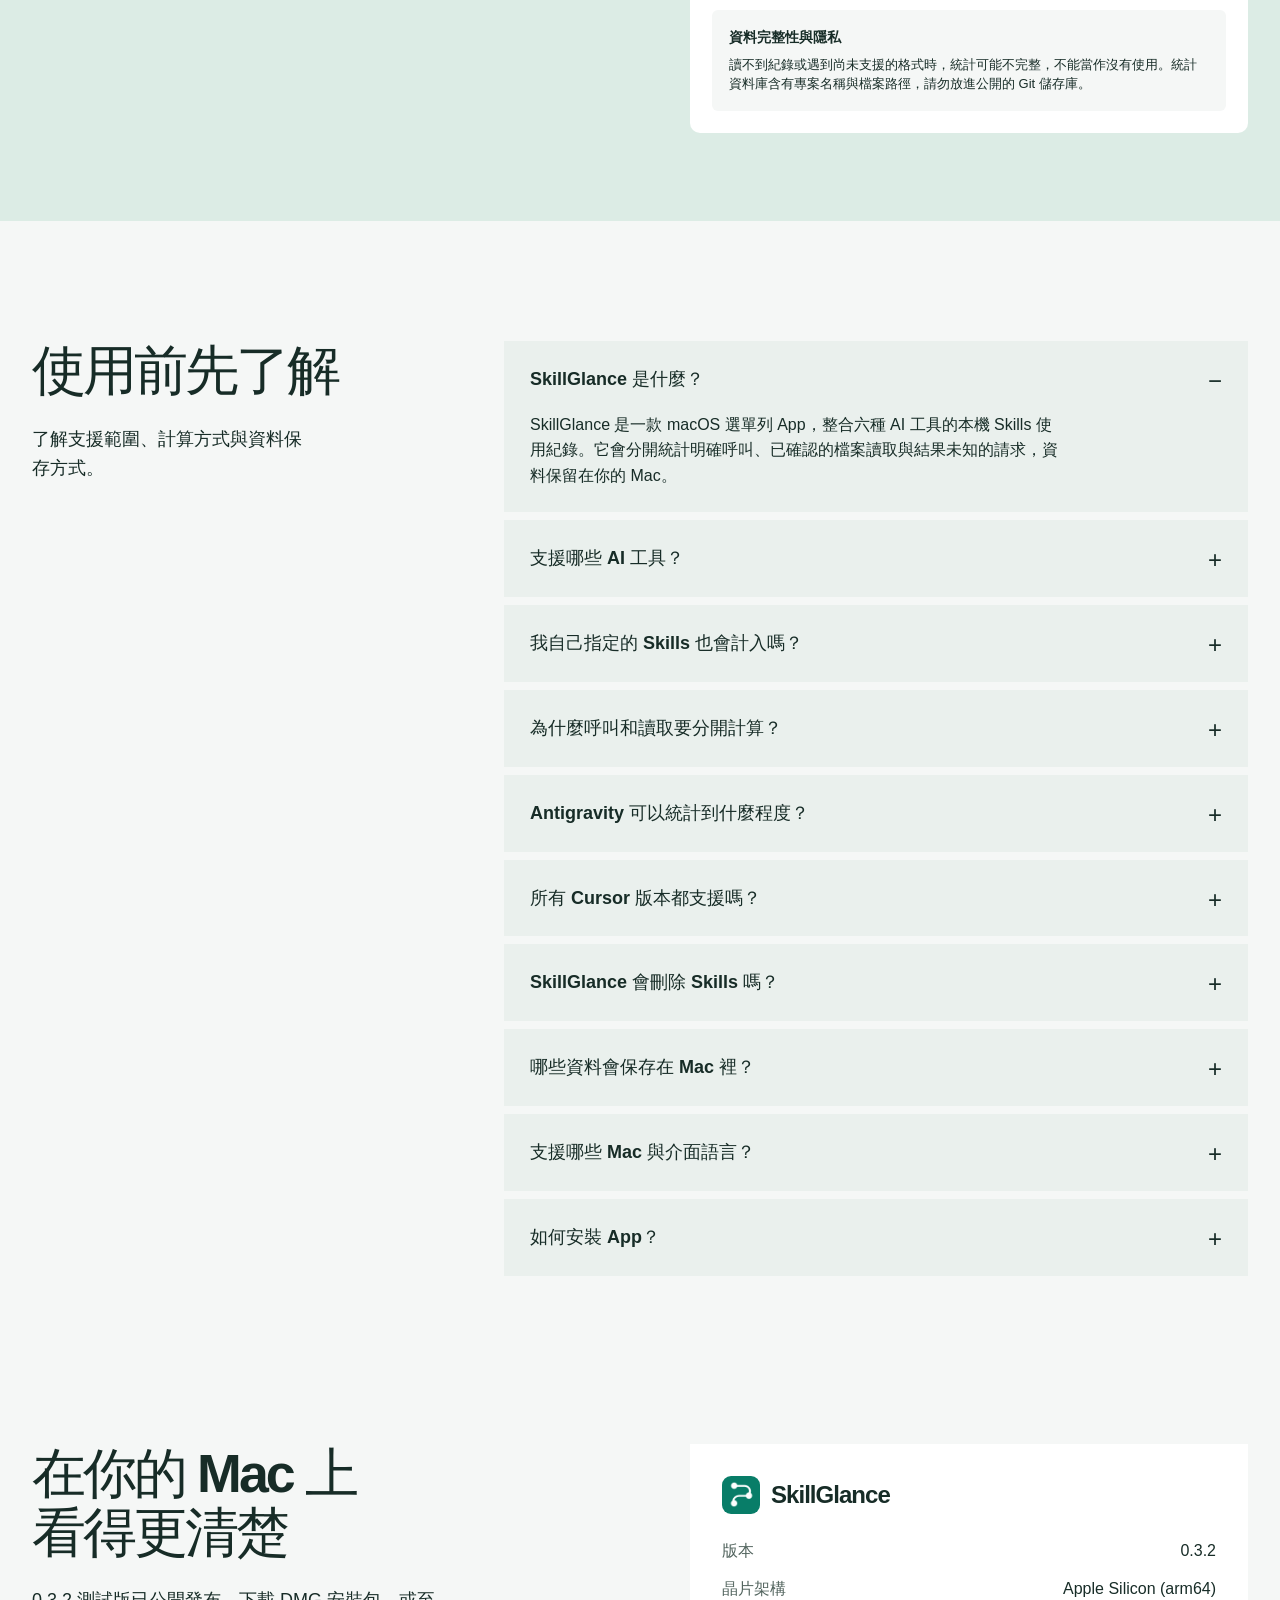
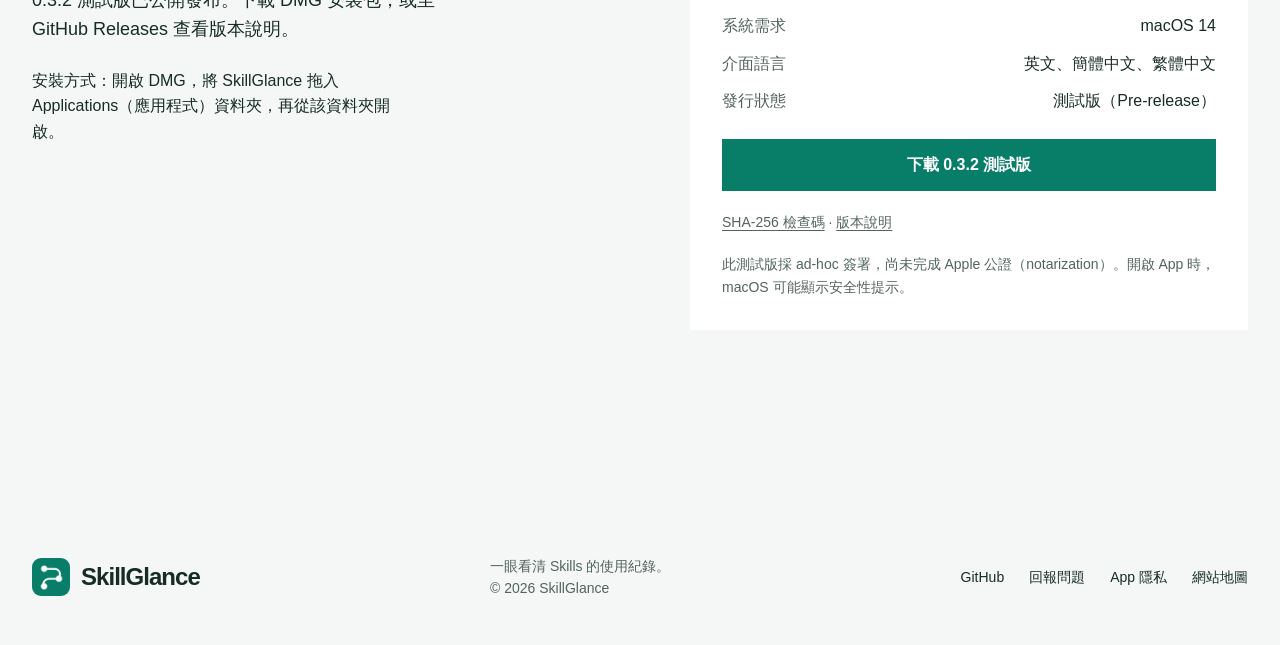
<file: site/zh-Hant/index.html>
<!doctype html>
<html lang="zh-Hant">
<head>
  <meta charset="utf-8">
  <meta name="viewport" content="width=device-width, initial-scale=1">
  <meta http-equiv="Content-Security-Policy" content="default-src 'none'; script-src 'self' 'sha256-pXqydmxq0ep3KGwWdUmWnpFTvcFvMk2zqUYe/+kzx14='; style-src 'self'; img-src 'self'; font-src 'self'; connect-src 'none'; object-src 'none'; base-uri 'none'; form-action 'none'">
  <meta name="referrer" content="strict-origin-when-cross-origin">
  <meta name="color-scheme" content="light">
  <meta name="robots" content="index,follow,max-image-preview:large">
  <title>SkillGlance｜macOS AI Skills 使用統計工具</title>
  <meta name="description" content="在 Mac 查看 Codex、Claude Code、Gemini CLI、Cursor 與 Antigravity 的 Skills 使用紀錄，分開統計呼叫、已確認讀取與未知結果。資料留在本機，提供英文、簡中與繁中介面。">
  <meta property="og:title" content="SkillGlance｜macOS AI Skills 使用統計工具">
  <meta property="og:description" content="在 Mac 查看 Codex、Claude Code、Gemini CLI、Cursor 與 Antigravity 的 Skills 使用紀錄，分開統計呼叫、已確認讀取與未知結果。資料留在本機，提供英文、簡中與繁中介面。">
  <meta property="og:type" content="website">
  <meta property="og:site_name" content="SkillGlance">
  <meta property="og:locale" content="zh_TW">
  <meta property="og:locale:alternate" content="en_US">
  <meta property="og:locale:alternate" content="zh_CN">
  <meta property="og:image" content="https://simonsun1988.github.io/SkillGlance/assets/social-card.jpg">
  <meta property="og:image:type" content="image/jpeg">
  <meta property="og:image:width" content="1200">
  <meta property="og:image:height" content="630">
  <meta property="og:image:alt" content="SkillGlance：在 Mac 查看 AI Skills 使用統計，資料留在本機。">
  <meta name="twitter:card" content="summary_large_image">
  <meta name="twitter:title" content="SkillGlance｜macOS AI Skills 使用統計工具">
  <meta name="twitter:description" content="在 Mac 查看 Codex、Claude Code、Gemini CLI、Cursor 與 Antigravity 的 Skills 使用紀錄，分開統計呼叫、已確認讀取與未知結果。資料留在本機，提供英文、簡中與繁中介面。">
  <meta name="twitter:image" content="https://simonsun1988.github.io/SkillGlance/assets/social-card.jpg">
  <meta name="twitter:image:alt" content="SkillGlance：在 Mac 查看 AI Skills 使用統計，資料留在本機。">
  <meta property="og:url" content="https://simonsun1988.github.io/SkillGlance/zh-Hant/">
  <link rel="canonical" href="https://simonsun1988.github.io/SkillGlance/zh-Hant/">
  <link rel="alternate" hreflang="en" href="https://simonsun1988.github.io/SkillGlance/">
  <link rel="alternate" hreflang="zh-Hans" href="https://simonsun1988.github.io/SkillGlance/zh-Hans/">
  <link rel="alternate" hreflang="zh-Hant" href="https://simonsun1988.github.io/SkillGlance/zh-Hant/">
  <link rel="alternate" hreflang="x-default" href="https://simonsun1988.github.io/SkillGlance/">
  <link rel="icon" type="image/png" href="../assets/mark.png">
  <link rel="stylesheet" href="../assets/site.css">
  <script src="../assets/site.js" defer></script>
  <script type="application/ld+json">{"@context":"https://schema.org","@graph":[{"@type":"WebPage","@id":"https://simonsun1988.github.io/SkillGlance/zh-Hant/#webpage","url":"https://simonsun1988.github.io/SkillGlance/zh-Hant/","name":"SkillGlance｜macOS AI Skills 使用統計工具","description":"在 Mac 查看 Codex、Claude Code、Gemini CLI、Cursor 與 Antigravity 的 Skills 使用紀錄，分開統計呼叫、已確認讀取與未知結果。資料留在本機，提供英文、簡中與繁中介面。","inLanguage":"zh-Hant","mainEntity":{"@id":"https://simonsun1988.github.io/SkillGlance/#app"}},{"@type":"SoftwareApplication","@id":"https://simonsun1988.github.io/SkillGlance/#app","name":"SkillGlance","url":"https://simonsun1988.github.io/SkillGlance/","description":"在 Mac 查看 Codex、Claude Code、Gemini CLI、Cursor 與 Antigravity 的 Skills 使用紀錄，分開統計呼叫、已確認讀取與未知結果。資料留在本機，提供英文、簡中與繁中介面。","softwareVersion":"0.3.2","operatingSystem":"macOS 14 or later","processorRequirements":"Apple Silicon (arm64)","applicationCategory":"DeveloperApplication","inLanguage":["en","zh-Hans","zh-Hant"],"downloadUrl":"https://github.com/SimonSun1988/SkillGlance/releases/download/v0.3.2/SkillGlance-0.3.2-arm64.dmg","releaseNotes":"https://github.com/SimonSun1988/SkillGlance/releases/tag/v0.3.2","image":"https://simonsun1988.github.io/SkillGlance/assets/social-card.jpg","sameAs":"https://github.com/SimonSun1988/SkillGlance"}]}</script>
</head>
<body>
<a class="skip-link" href="#main">跳至主要內容</a>
<header class="site-header wrap">
  <a class="brand" href="#main" aria-label="SkillGlance"><span class="brand-icon"><img src="../assets/mark.png" width="27" height="27" alt=""></span>SkillGlance</a>
  <nav class="header-links" aria-label="主要導覽">
    <a href="#features">功能</a><a href="#privacy">隱私</a><a href="#questions">常見問題</a><a href="https://github.com/SimonSun1988/SkillGlance">GitHub</a>
  </nav>
  <nav class="languages" aria-label="語言"><a href="../index.html" lang="en" hreflang="en">EN</a><a href="../zh-Hans/index.html" lang="zh-Hans" hreflang="zh-Hans">简中</a><a href="../zh-Hant/index.html" lang="zh-Hant" hreflang="zh-Hant" aria-current="page">繁中</a></nav>
</header>
<main id="main">
  <section class="hero wrap" aria-labelledby="hero-title">
    <div class="hero-copy">
      <h1 id="hero-title"><span class="title-line">看清 Skills</span><span class="title-line">使用紀錄</span></h1>
      <p>SkillGlance 讓你從 macOS 選單列，查看六種 AI 工具的 Skills 使用紀錄。</p>
      <div class="hero-actions"><a class="button" href="#download">下載 Mac 版</a><a class="text-link" href="https://github.com/SimonSun1988/SkillGlance">查看原始碼</a></div>
      <p class="compatibility">適用於 Apple Silicon Mac，需 macOS 14 以上版本。</p>
    </div>
    <figure class="hero-visual">
      <div data-ui data-nosnippet id="usage-preview" data-calls-label="呼叫次數" data-reads-label="已確認讀取" data-unknown-label="結果未知" data-default-note="「結果未知」表示有讀取請求，但無法確認是否成功。不計入已確認讀取或已確認有使用的對話數。" data-antigravity-note="Antigravity 目前只能確認有讀取請求。完整對話紀錄缺少可配對的結果 ID，因此列為「結果未知」，不計入已確認讀取或已確認有使用的對話數。">
        <div class="ui-top"><span class="ui-brand"><img src="../assets/mark.png" width="20" height="20" alt="" class="ui-logo">SkillGlance</span><span class="ui-time">示範資料</span></div>
        <div class="ui-content">
          <div class="detail-heading"><div class="ui-title">所有 Skills</div><span class="ui-time">最近 90 天</span></div>
          <div class="ui-stats"><div><span>呼叫次數</span><strong data-total-calls>21</strong></div><div><span>已確認讀取</span><strong data-total-reads>55</strong></div><div><span>結果未知</span><strong data-total-unknown>6</strong></div></div>
          <div class="tool-filter js-only"><label for="tool-filter">依工具篩選</label><select id="tool-filter" aria-describedby="evidence-note"><option value="all">所有工具</option><option value="codex">Codex</option><option value="claude-desktop">Claude Desktop Code</option><option value="claude-code">Claude Code</option><option value="gemini">Gemini CLI</option><option value="cursor">Cursor</option><option value="antigravity">Antigravity</option></select></div>
          <table><thead><tr><th scope="col">Skill</th><th scope="col">呼叫</th><th scope="col">讀取</th><th scope="col">未知</th><th scope="col" class="chat-column">對話</th></tr></thead><tbody><tr data-skill="frontend-design"><td title="frontend-design">frontend-design</td><td data-calls>0</td><td data-reads>12</td><td data-unknown>2</td><td class="chat-column" data-chats>5</td></tr><tr data-skill="code-review"><td title="code-review">code-review</td><td data-calls>7</td><td data-reads>6</td><td data-unknown>1</td><td class="chat-column" data-chats>5</td></tr><tr data-skill="systematic-debugging"><td title="systematic-debugging">systematic-debugging</td><td data-calls>3</td><td data-reads>11</td><td data-unknown>1</td><td class="chat-column" data-chats>5</td></tr><tr data-skill="verification-before-completion"><td title="verification-before-completion">verification-before-completion</td><td data-calls>2</td><td data-reads>10</td><td data-unknown>1</td><td class="chat-column" data-chats>5</td></tr><tr data-skill="brainstorming"><td title="brainstorming">brainstorming</td><td data-calls>8</td><td data-reads>6</td><td data-unknown>0</td><td class="chat-column" data-chats>3</td></tr><tr data-skill="using-superpowers"><td title="using-superpowers">using-superpowers</td><td data-calls>1</td><td data-reads>10</td><td data-unknown>1</td><td class="chat-column" data-chats>6</td></tr></tbody></table>
          <p class="evidence-note" id="evidence-note" data-evidence-note>「結果未知」表示有讀取請求，但無法確認是否成功。不計入已確認讀取或已確認有使用的對話數。</p>
          <div class="ui-foot"><span>本機分析</span><span>呼叫、已確認讀取與未知結果分開統計。</span></div>
          <span class="sr-only" aria-live="polite" aria-atomic="true" data-announcement></span>
        </div>
      </div>
      <figcaption class="demo-caption"><span>互動預覽，以下為示範資料。</span><span class="js-only">切換 AI 工具，查看各自的統計。</span></figcaption>
    </figure>
  </section>
  <section class="glance section wrap" id="features" aria-labelledby="glance-title">
    <div class="menu-stage">
      <div class="menu-preview" data-ui data-nosnippet>
        <div class="menu-title"><span class="ui-brand"><img src="../assets/mark.png" width="20" height="20" alt="" class="ui-logo">SkillGlance</span><span class="ui-time">示範資料</span></div>
        <div class="ui-stats"><div><span>呼叫次數</span><strong>21</strong></div><div><span>讀取</span><strong>55</strong></div><div><span>結果未知</span><strong>6</strong></div></div>
        <div class="menu-status"><span>最近 90 天</span><span>對話</span></div>
        <div class="menu-list"><div><span>using-superpowers</span><span>6</span></div><div><span>frontend-design</span><span>5</span></div><div><span>systematic-debugging</span><span>5</span></div></div>
        <a href="#evidence" class="ui-action">開啟統計</a>
      </div>
    </div>
    <div class="section-copy"><h2 id="glance-title">從選單列<br>掌握使用狀況</h2><p>點開選單列，就能查看常用 Skills 的使用次數。需要細節時，再開啟完整統計。</p><a class="text-link" href="#evidence">了解統計方式</a></div>
  </section>
  <section class="evidence section wrap" id="evidence" aria-labelledby="evidence-title">
    <div class="section-copy"><h2 id="evidence-title">每一筆統計<br>都查得到來源</h2><p>Skill 名稱出現在對話裡，不一定代表用過。SkillGlance 分別統計呼叫次數、已確認的讀取，以及結果未知的讀取請求。</p><ul class="evidence-notes"><li>成功、失敗與結果未知的紀錄分開保留。只有讀取請求，不能確認內容是否已載入。</li><li>可依 AI 工具、專案、worktree 或時間範圍篩選，不會更動原始紀錄。</li><li>可將重要的 Skills 標記為保護。只有完整觀察 90 天、紀錄也足夠完整時，才會列入移除建議。</li></ul></div>
    <div class="evidence-stage">
      <div data-ui data-nosnippet>
        <div class="ui-top"><span class="ui-brand">Skill 詳細資訊</span><span class="ui-time">示範資料</span></div>
        <div class="ui-content">
          <div class="detail-heading"><strong class="ui-title">frontend-design</strong><span class="star" role="img" aria-label="重要 Skill"><svg viewBox="0 0 24 24" width="22" height="22" aria-hidden="true"><path d="m12 2 3 6.5 7 .9-5.1 5 .9 7-5.8-3.2L6.2 21l.9-6.6L2 9.4l7-.9Z" fill="currentColor"/></svg></span></div>
          <p class="ui-subtitle">已保護 (Codex)</p>
          <div class="ui-stats"><div><span>呼叫次數</span><strong>0</strong></div><div><span>已確認讀取</span><strong>8</strong></div><div><span>對話</span><strong>3</strong></div></div>
          <div class="detail-pair"><span>讀取狀態</span><span>內容已載入</span></div>
          <div class="detail-pair"><span>結果</span><span>已確認</span></div>
          <div class="event-proof"><div><strong>Codex</strong><span>已確認讀取</span></div><p>資料來源：本機對話紀錄</p></div>
          <p class="ui-subtitle">已確認讀取只表示內容曾載入，無法確認 AI 是否遵循其中的指示。</p>
        </div>
      </div>
    </div>
  </section>
  <section class="privacy" id="privacy" aria-labelledby="privacy-title">
    <div class="privacy-inner wrap">
      <div class="section-copy"><h2 id="privacy-title">你的使用紀錄<br>留在你的 Mac</h2><p>App 直接分析這台 Mac 上的紀錄，不需要帳號，也不會收集遙測資料或上傳紀錄。無須安裝 hook，也不會更動 AI 工具的設定。</p><div class="privacy-facts"><p><strong>只保存統計所需資料</strong>保存事件摘要、來源位置與結果狀態，不保存完整對話或工具輸出。</p><p><strong>掃描範圍由你決定</strong>你可以自行加入要掃描的專案。App 會提供檢視建議，不會刪除 Skills。</p></div></div>
      <div data-ui data-nosnippet class="sources-preview">
        <div class="ui-top"><span class="ui-brand">資料來源</span><span class="ui-time">示範資料</span></div>
        <div class="ui-content">
          <div class="ui-subtitle">六種工具，可取得的紀錄與結果各不相同</div>
          <div class="source-row"><div><strong>Codex</strong><span>本機對話與封存的對話紀錄</span></div></div><div class="source-row"><div><strong>Claude Desktop Code</strong><span>本機可讀取的 Desktop Code 對話紀錄</span></div></div><div class="source-row"><div><strong>Claude Code</strong><span>CLI 對話紀錄中的明確呼叫與已確認讀取</span></div></div><div class="source-row"><div><strong>Gemini CLI</strong><span>JSON／JSONL 紀錄中的 Skill 啟用與檔案讀取</span></div></div><div class="source-row"><div><strong>Cursor</strong><span>只解析已驗證的 SQLite 紀錄格式</span></div></div><div class="source-row"><div><strong>Antigravity</strong><span>完整對話紀錄中的讀取請求，結果列為未知</span></div></div>
          <div class="source-row"><div><strong>更新方式</strong><span>App 啟動時更新，之後每小時更新一次</span></div></div>
          <div class="local-note"><strong>資料完整性與隱私</strong><p>讀不到紀錄或遇到尚未支援的格式時，統計可能不完整，不能當作沒有使用。統計資料庫含有專案名稱與檔案路徑，請勿放進公開的 Git 儲存庫。</p></div>
        </div>
      </div>
    </div>
  </section>
  <section class="faq section wrap" id="questions" aria-labelledby="faq-title"><div class="faq-intro"><h2 id="faq-title">使用前先了解</h2><p>了解支援範圍、計算方式與資料保存方式。</p></div><div class="faq-list"><details open><summary>SkillGlance 是什麼？</summary><p>SkillGlance 是一款 macOS 選單列 App，整合六種 AI 工具的本機 Skills 使用紀錄。它會分開統計明確呼叫、已確認的檔案讀取與結果未知的請求，資料保留在你的 Mac。</p></details><details><summary>支援哪些 AI 工具？</summary><p>Codex、Claude Desktop Code、Claude Code（CLI）、Gemini CLI、Cursor 與 Antigravity。實際可統計的內容，取決於本機有哪些紀錄，以及 App 是否支援該格式。不包含 Claude 的一般聊天紀錄。</p></details><details><summary>我自己指定的 Skills 也會計入嗎？</summary><p>會。不論由你指定或由 AI 選用，只要能確認呼叫或內容載入，就會計入。只在對話中提到 Skill 名稱，不算成功使用。</p></details><details><summary>為什麼呼叫和讀取要分開計算？</summary><p>呼叫 Skill 時，可能同時載入它的指示；直接讀取 Skill 檔案時，也可能沒有額外的呼叫紀錄。因此，兩種次數分開呈現，直接相加可能重複計算同一次使用。</p></details><details><summary>Antigravity 可以統計到什麼程度？</summary><p>目前只能從完整對話紀錄中辨識明確的 Skill 檔案讀取請求。由於紀錄缺少可配對的呼叫或結果 ID，無法確認讀取是否成功，因此列為「結果未知」，不計入已確認讀取或已確認有使用的對話數，也不據此推算成功次數。</p></details><details><summary>所有 Cursor 版本都支援嗎？</summary><p>目前只支援已驗證的內部 SQLite 紀錄格式（v3 與 read_file_v2），並分別保留成功、失敗與未知結果。遇到不支援的版本、紀錄缺漏或資料庫無法讀取時，會標示統計不完整，不會當作沒有使用。</p></details><details><summary>SkillGlance 會刪除 Skills 嗎？</summary><p>不會。App 只提供檢視建議，並可在 Finder 中開啟來源位置。列入移除建議前，必須有完整的 90 天觀察紀錄與足夠的使用資料。已標記為重要、系統內建或由工具管理的 Skills 都會受到保護。</p></details><details><summary>哪些資料會保存在 Mac 裡？</summary><p>事件摘要、來源位置、讀取進度、專案掃描範圍與重要標記。App 不保存完整對話或工具輸出，也不會上傳你的紀錄。</p></details><details><summary>支援哪些 Mac 與介面語言？</summary><p>目前版本適用於 Apple Silicon Mac，系統需求設定為 macOS 14 或以上版本；實機測試僅涵蓋執行 macOS 27.0.1 的開發用 Mac。介面提供英文、簡體中文與繁體中文，依 macOS 的語言偏好顯示。</p></details><details><summary>如何安裝 App？</summary><p>開啟 DMG，將 SkillGlance 拖入 Applications（應用程式）資料夾，再從該資料夾開啟 App。0.3.2 為 ad-hoc 簽署的測試版，尚未完成 Apple 公證（notarization）。</p></details></div></section>
  <section class="download section wrap" id="download" aria-labelledby="download-heading">
    <div class="download-copy"><h2 id="download-heading">在你的 Mac 上<br>看得更清楚</h2><p>0.3.2 測試版已公開發布。下載 DMG 安裝包，或至 GitHub Releases 查看版本說明。</p><p class="install-note">安裝方式：開啟 DMG，將 SkillGlance 拖入 Applications（應用程式）資料夾，再從該資料夾開啟。</p></div>
    <div class="download-info"><div class="download-title"><span class="brand"><span class="brand-icon"><img src="../assets/mark.png" width="27" height="27" alt=""></span>SkillGlance</span></div><dl><div><dt>版本</dt><dd>0.3.2</dd></div><div><dt>晶片架構</dt><dd>Apple Silicon (arm64)</dd></div><div><dt>系統需求</dt><dd>macOS 14</dd></div><div><dt>介面語言</dt><dd>英文、簡體中文、繁體中文</dd></div><div><dt>發行狀態</dt><dd>測試版（Pre-release）</dd></div></dl><a class="button" href="https://github.com/SimonSun1988/SkillGlance/releases/download/v0.3.2/SkillGlance-0.3.2-arm64.dmg">下載 0.3.2 測試版</a><p class="release-note"><a href="https://github.com/SimonSun1988/SkillGlance/releases/download/v0.3.2/SkillGlance-0.3.2-arm64.dmg.sha256">SHA-256 檢查碼</a> · <a href="https://github.com/SimonSun1988/SkillGlance/releases/tag/v0.3.2">版本說明</a></p><p class="release-note">此測試版採 ad-hoc 簽署，尚未完成 Apple 公證（notarization）。開啟 App 時，macOS 可能顯示安全性提示。</p></div>
  </section>
</main>
<footer class="site-footer wrap"><a class="brand" href="#main"><span class="brand-icon"><img src="../assets/mark.png" width="27" height="27" alt=""></span>SkillGlance</a><p>一眼看清 Skills 的使用紀錄。<br>© 2026 SkillGlance</p><nav class="footer-links" aria-label="專案連結"><a href="https://github.com/SimonSun1988/SkillGlance">GitHub</a><a href="https://github.com/SimonSun1988/SkillGlance/issues">回報問題</a><a href="#privacy">App 隱私</a><a href="../sitemap.xml">網站地圖</a></nav></footer>
</body>
</html>
</file>
<file: site/assets/site.css>
:root {
  color-scheme: light;
  --bg: #f5f7f6;
  --ink: #172c27;
  --accent: #087d68;
  --surface: #ffffff;
  --stage: #dcece5;
  --muted: #52645e;
  --soft: #eaf0ed;
  --line: #dce3df;
  --font: -apple-system, BlinkMacSystemFont, "Segoe UI", "PingFang TC", "Microsoft JhengHei", sans-serif;
  --small: 14px;
  --body: 18px;
  --lead: 24px;
  --heading: clamp(36px, 4.2vw, 64px);
  --display: clamp(52px, 6.2vw, 100px);
  --gutter: 32px;
  --ease: cubic-bezier(.22, 1, .36, 1);
}
* { box-sizing: border-box; }
html { scroll-behavior: smooth; scroll-padding-top: 28px; }
body { margin: 0; background: var(--bg); color: var(--ink); font: var(--body)/1.6 var(--font); -webkit-font-smoothing: antialiased; }
h1, h2, h3, p, figure, ul, dl, dd { margin: 0; }
a { color: inherit; text-decoration-thickness: .08em; text-underline-offset: .24em; }
button, select { font: inherit; }
button, a { -webkit-tap-highlight-color: transparent; }
button { color: inherit; cursor: pointer; }
button:disabled { cursor: default; }
button, a, summary { touch-action: manipulation; }
img { display: block; max-width: 100%; }
button:focus-visible, a:focus-visible, summary:focus-visible, select:focus-visible { outline: 3px solid var(--accent); outline-offset: 5px; }
::selection { background: var(--stage); color: var(--ink); }
.wrap { width: 100%; max-width: 1536px; margin-inline: auto; padding-inline: var(--gutter); }
.skip-link { position: absolute; inset: 8px auto auto 8px; padding: 10px 18px; background: var(--surface); transform: translateY(-180%); z-index: 5; }
.skip-link:focus { transform: none; }
.site-header { min-height: 104px; display: flex; align-items: center; justify-content: space-between; gap: 24px; }
.brand { display: inline-flex; align-items: center; gap: 11px; font-size: var(--lead); font-weight: 650; letter-spacing: -.04em; text-decoration: none; flex-shrink: 0; }
.brand-icon { display: grid; place-items: center; width: 38px; height: 38px; border-radius: 9px; background: var(--accent); }
.brand-icon img { width: 27px; height: 27px; filter: brightness(0) invert(1); }
.header-links, .languages { display: flex; align-items: center; gap: 28px; }
.header-links a, .languages a { font-size: 16px; text-decoration: none; padding-block: 10px; }
.languages { gap: 6px; }
.languages a { padding-inline: 9px; }
.languages [aria-current="page"] { background: var(--ink); color: var(--surface); }
.header-links a:hover, .footer-links a:hover { text-decoration: underline; }
.hero { display: grid; grid-template-columns: 5fr 7fr; align-items: center; gap: 50px; padding-top: 68px; padding-bottom: 112px; }
h1 { font-size: var(--display); line-height: 1.01; font-weight: 580; letter-spacing: -.065em; }
h1 .title-line { display: block; }
.hero-copy > p { max-width: 40ch; margin-top: 32px; font-size: 21px; line-height: 1.5; }
.hero-actions { display: flex; align-items: center; flex-wrap: wrap; gap: 20px 24px; margin-top: 30px; }
.button { display: inline-flex; align-items: center; justify-content: center; min-height: 52px; padding: 12px 23px; background: var(--accent); color: var(--surface); font-size: 16px; font-weight: 600; text-decoration: none; transition: transform 180ms var(--ease), background-color 180ms; }
.button:hover { background: var(--ink); transform: translateY(-2px); }
.button:active { transform: translateY(1px); }
.text-link { font-size: 16px; }
.hero-copy .compatibility { margin-top: 22px; font-size: var(--small); color: var(--muted); }
.hero-visual { min-width: 0; }
.demo-caption { display: flex; justify-content: space-between; gap: 16px; margin-top: 15px; color: var(--muted); font-size: var(--small); }
.section { margin-top: 120px; margin-bottom: 120px; }
h2 { font-size: var(--heading); font-weight: 560; letter-spacing: -.055em; line-height: 1.1; text-wrap: balance; }
h3 { font-size: var(--lead); font-weight: 550; line-height: 1.3; letter-spacing: -.025em; }
.section-copy > p { max-width: 43ch; margin-top: 28px; }
.section-copy > .text-link { display: inline-block; margin-top: 26px; }
.glance { display: grid; grid-template-columns: 7fr 5fr; align-items: center; gap: 100px; }
.menu-stage { min-height: 490px; padding: 48px; display: grid; place-items: center; background: var(--stage); }
.evidence { display: grid; grid-template-columns: 5fr 7fr; gap: 100px; align-items: center; }
.evidence-notes { display: grid; gap: 22px; margin-top: 32px; padding: 0; list-style: none; }
.evidence-notes li { display: grid; grid-template-columns: 10px 1fr; gap: 16px; max-width: 40ch; }
.evidence-notes li::before { content: ""; width: 7px; height: 7px; margin-top: 11px; background: var(--accent); border-radius: 50%; }
.evidence-stage { padding: 42px; background: var(--soft); }
.privacy { background: var(--stage); padding-block: 88px; }
.privacy-inner { display: grid; grid-template-columns: 6fr 6fr; gap: 100px; align-items: center; }
.privacy-facts { display: grid; grid-template-columns: 1fr 1fr; gap: 26px; margin-top: 36px; }
.privacy-facts p { font-size: 16px; max-width: 25ch; }
.privacy-facts strong { display: block; margin-bottom: 8px; font-weight: 650; }
.faq { display: grid; grid-template-columns: 4fr 8fr; gap: 100px; }
.faq-intro p { margin-top: 25px; max-width: 28ch; }
.faq-list { display: grid; gap: 8px; }
.faq-list details { background: var(--soft); padding: 24px 26px; }
.faq-list summary { position: relative; list-style: none; padding-right: 36px; font-size: var(--body); font-weight: 550; cursor: pointer; }
.faq-list summary::-webkit-details-marker { display: none; }
.faq-list summary::after { content: "+"; position: absolute; right: 0; top: -3px; font-size: var(--lead); font-weight: 400; }
.faq-list details[open] summary::after { content: "−"; }
.faq-list details p { max-width: 60ch; margin-top: 18px; font-size: 16px; }
.download { display: grid; grid-template-columns: 6fr 6fr; gap: 100px; align-items: start; padding-block: 48px; }
.download-copy p { margin-top: 24px; max-width: 42ch; }
.download-copy .install-note { font-size: 16px; }
.download-info { padding: 32px; background: var(--surface); }
.download-title { display: flex; justify-content: space-between; gap: 24px; align-items: center; margin-bottom: 24px; }
.download-info dl { display: grid; gap: 12px; margin-bottom: 25px; }
.download-info dl div { display: flex; justify-content: space-between; align-items: baseline; gap: 22px; font-size: 16px; }
.download-info dt { color: var(--muted); }
.download-info dd { text-align: end; }
.download-info .release-note { margin-top: 20px; font-size: var(--small); color: var(--muted); }
.download-info .button { width: 100%; }
.site-footer { display: flex; align-items: center; justify-content: space-between; gap: 30px; padding-top: 56px; padding-bottom: 44px; }
.site-footer p { font-size: var(--small); color: var(--muted); }
.footer-links { display: flex; gap: 25px; }
.footer-links a { font-size: var(--small); text-decoration: none; padding-block: 12px; }
/* Product fragments follow the native app's compact control and table conventions. */
[data-ui] { min-width: 0; background: var(--surface); font-size: 14px; line-height: 1.5; border-radius: 10px; font-variant-numeric: tabular-nums; }
[data-ui] button { font-size: 13px; }
[data-ui] .ui-top { display: flex; align-items: center; justify-content: space-between; gap: 16px; padding: 18px 22px; border-bottom: 1px solid var(--line); }
[data-ui] .ui-brand { display: flex; align-items: center; gap: 8px; font-weight: 600; }
[data-ui] .ui-logo { width: 20px; height: 20px; }
[data-ui] .ui-time { color: var(--muted); font-size: 13px; }
[data-ui] .ui-content { padding: 22px; }
[data-ui] .ui-title { font-size: 21px; line-height: 1.3; font-weight: 650; letter-spacing: -.035em; }
[data-ui] .ui-subtitle { margin-top: 4px; color: var(--muted); font-size: 13px; }
[data-ui] .ui-stats { display: grid; grid-template-columns: repeat(3, 1fr); gap: 12px; margin-block: 20px 18px; }
[data-ui] .ui-stats > div { background: var(--bg); padding: 14px 12px; border-radius: 6px; }
[data-ui] .ui-stats span { display: block; color: var(--muted); font-size: 12px; }
[data-ui] .ui-stats strong { display: block; font-size: 30px; line-height: 1.25; font-weight: 600; letter-spacing: -.04em; margin-top: 5px; }
[data-ui] .tool-filter { display: none; align-items: center; gap: 14px; margin-bottom: 17px; }
[data-ui] .tool-filter label { flex-shrink: 0; color: var(--muted); font-size: 13px; }
[data-ui] .tool-filter select { min-width: 0; width: 100%; min-height: 44px; padding: 9px 12px; border: 1px solid var(--line); border-radius: 6px; color: var(--ink); background: var(--bg); font-size: 14px; }
[data-ui] .evidence-note { margin-top: 17px; color: var(--muted); font-size: 12px; line-height: 1.6; }
[data-ui] table { width: 100%; border-collapse: collapse; text-align: left; font-size: 13px; }
[data-ui] th { font-weight: 500; color: var(--muted); padding: 7px 9px; border-bottom: 1px solid var(--line); }
[data-ui] td { padding: 11px 9px; }
[data-ui] td:first-child { max-width: 235px; overflow: hidden; text-overflow: ellipsis; white-space: nowrap; }
[data-ui] tbody tr:nth-child(2n) { background: var(--bg); }
[data-ui] td:not(:first-child), [data-ui] th:not(:first-child) { text-align: right; }
[data-ui] .tool-name { display: block; color: var(--muted); font-size: 11px; }
[data-ui] .ui-foot { margin-top: 15px; display: flex; justify-content: space-between; gap: 14px; color: var(--muted); font-size: 12px; }
[data-ui].menu-preview { width: 100%; max-width: 350px; padding: 24px; }
[data-ui] .menu-title { display: flex; align-items: center; justify-content: space-between; gap: 20px; }
[data-ui] .menu-status { display: flex; justify-content: space-between; gap: 20px; margin-block: 20px; }
[data-ui] .menu-list { display: grid; gap: 13px; }
[data-ui] .menu-list > div { display: flex; justify-content: space-between; gap: 14px; }
[data-ui] .ui-action { margin-top: 20px; padding: 10px 12px; background: var(--accent); color: var(--surface); display: block; text-decoration: none; border-radius: 6px; text-align: center; }
[data-ui] .detail-heading { display: flex; align-items: center; justify-content: space-between; gap: 18px; }
[data-ui] .star { color: var(--accent); font-size: 22px; }
[data-ui] .detail-pair { display: flex; justify-content: space-between; gap: 16px; padding-block: 14px; border-bottom: 1px solid var(--line); }
[data-ui] .detail-pair span:first-child { color: var(--muted); }
[data-ui] .event-proof { padding: 16px; margin-top: 18px; background: var(--bg); border-radius: 6px; }
[data-ui] .event-proof div { display: flex; justify-content: space-between; gap: 20px; }
[data-ui] .event-proof p { margin-top: 9px; color: var(--muted); font-size: 13px; }
[data-ui] .source-row { padding: 18px 0; border-bottom: 1px solid var(--line); display: flex; align-items: center; justify-content: space-between; gap: 20px; }
[data-ui] .source-row strong, [data-ui] .source-row span { display: block; }
[data-ui] .source-row span { color: var(--muted); font-size: 13px; margin-top: 3px; }
[data-ui] .source-check { color: var(--accent); font-size: 20px; }
[data-ui] .local-note { margin-top: 22px; padding: 17px; background: var(--bg); border-radius: 6px; }
[data-ui] .local-note p { font-size: 13px; margin-top: 7px; }
.js-only { display: none; }
.enhanced .js-only { display: flex; }
.enhanced [data-ui] .tool-filter { display: flex; }
.enhanced .no-js-only { display: none; }
@media (prefers-reduced-motion: no-preference) {
  .title-line, .hero-copy > p, .hero-actions { animation: enter 800ms var(--ease) both; }
  .title-line:nth-child(2) { animation-delay: 90ms; }
  .hero-copy > p { animation-delay: 140ms; }
  .hero-actions { animation-delay: 210ms; }
  [data-ui] tbody tr { animation: enter 650ms var(--ease) both; }
  [data-ui] tbody tr:nth-child(2) { animation-delay: 60ms; }
  [data-ui] tbody tr:nth-child(3) { animation-delay: 120ms; }
  [data-ui] tbody tr:nth-child(4) { animation-delay: 180ms; }
  [data-ui] tbody tr:nth-child(5) { animation-delay: 240ms; }
  [data-ui] tbody tr:nth-child(6) { animation-delay: 300ms; }
  @keyframes enter { from { opacity: .65; transform: translateY(16px); } to { opacity: 1; transform: translateY(0); } }
}
@media (max-width: 1100px) {
  .hero { gap: 30px; grid-template-columns: 1fr; padding-top: 40px; padding-bottom: 60px; }
  .hero-copy { display: grid; grid-template-columns: 1fr 1fr; column-gap: 42px; align-items: start; }
  .hero-copy h1 { grid-row: span 4; }
  .hero-copy > p { margin-top: 8px; font-size: 18px; }
  .hero-copy .compatibility { margin-top: 18px; }
  .hero-actions { gap: 16px; margin-top: 20px; }
  .hero-visual { margin-top: 20px; }
  h1 { font-size: 64px; }
  .glance, .evidence, .privacy-inner, .faq, .download { gap: 48px; }
  .glance, .evidence { grid-template-columns: 1fr 1fr; }
  .menu-stage, .evidence-stage { padding: 28px; }
  .section { margin-block: 90px; }
  .privacy-facts { grid-template-columns: 1fr; gap: 18px; }
  .privacy-facts p { max-width: 40ch; }
}
@media (max-width: 700px) {
  :root { --gutter: 20px; --body: 17px; --heading: 38px; }
  .site-header { min-height: 88px; gap: 12px; flex-wrap: wrap; }
  .brand { font-size: 21px; }
  .brand-icon { width: 32px; height: 32px; }
  .brand-icon img { width: 24px; height: 24px; }
  .header-links { display: none; }
  .languages { gap: 0; }
  .languages a { font-size: 14px; padding-inline: 8px; }
  .hero { padding-top: 32px; padding-bottom: 20px; gap: 24px; }
  .hero-copy { display: block; }
  h1 { font-size: clamp(44px, 10.8vw, 64px); letter-spacing: -.06em; }
  html[lang^="zh"] h1 { font-size: clamp(38px, 9.8vw, 60px); letter-spacing: -.055em; }
  .hero-copy > p { font-size: 18px; margin-top: 26px; max-width: 36ch; }
  .hero-actions { margin-top: 25px; gap: 20px; }
  .hero-visual { margin-top: 14px; }
  .demo-caption { flex-wrap: wrap; gap: 4px; font-size: 13px; }
  .section { margin-block: 76px; }
  .glance, .evidence, .privacy-inner, .faq, .download { grid-template-columns: 1fr; gap: 34px; }
  .glance .section-copy { grid-row: 1; }
  .menu-stage { min-height: 420px; padding: 26px 18px; }
  .evidence-stage { padding: 22px 16px; }
  .section-copy > p { margin-top: 24px; }
  .privacy { padding-block: 58px; }
  .privacy-facts { gap: 20px; margin-top: 28px; }
  .faq-intro p { max-width: 36ch; }
  .faq-list details { padding: 22px 20px; }
  .download { padding-block: 10px; }
  .download-info { padding: 24px 20px; }
  .download-info dl div { font-size: 14px; }
  .site-footer { flex-wrap: wrap; gap: 12px 22px; padding-block: 20px 32px; }
  .site-footer .brand { flex-basis: 100%; }
  .site-footer p { flex-basis: 100%; }
  .footer-links { gap: 22px; }
  [data-ui] .ui-content { padding: 18px 14px; }
  [data-ui] .ui-top { padding: 15px 14px; }
  [data-ui] .ui-stats { gap: 7px; }
  [data-ui] .ui-stats > div { padding: 12px 9px; }
  [data-ui] .ui-stats strong { font-size: 27px; }
  [data-ui] td:first-child { max-width: 132px; }
  [data-ui] td, [data-ui] th { padding-inline: 6px; }
  [data-ui] .chat-column { display: none; }
  [data-ui] .ui-foot { flex-wrap: wrap; gap: 6px; }
  [data-ui] .detail-pair { font-size: 13px; }
}
@media (prefers-reduced-motion: reduce) {
  html { scroll-behavior: auto; }
  *, *::before, *::after { animation: none !important; transition: none !important; }
}
.sr-only { position: absolute; width: 1px; height: 1px; padding: 0; margin: -1px; overflow: hidden; clip-path: inset(50%); white-space: nowrap; border: 0; }
@media (min-width: 1101px) {
  .hero { align-items: start; }
  .hero-copy { padding-top: 52px; }
}
.languages a { min-width: 44px; min-height: 44px; text-align: center; }
[data-ui] .ui-stats > div { display: flex; flex-direction: column; justify-content: space-between; }
</file>
